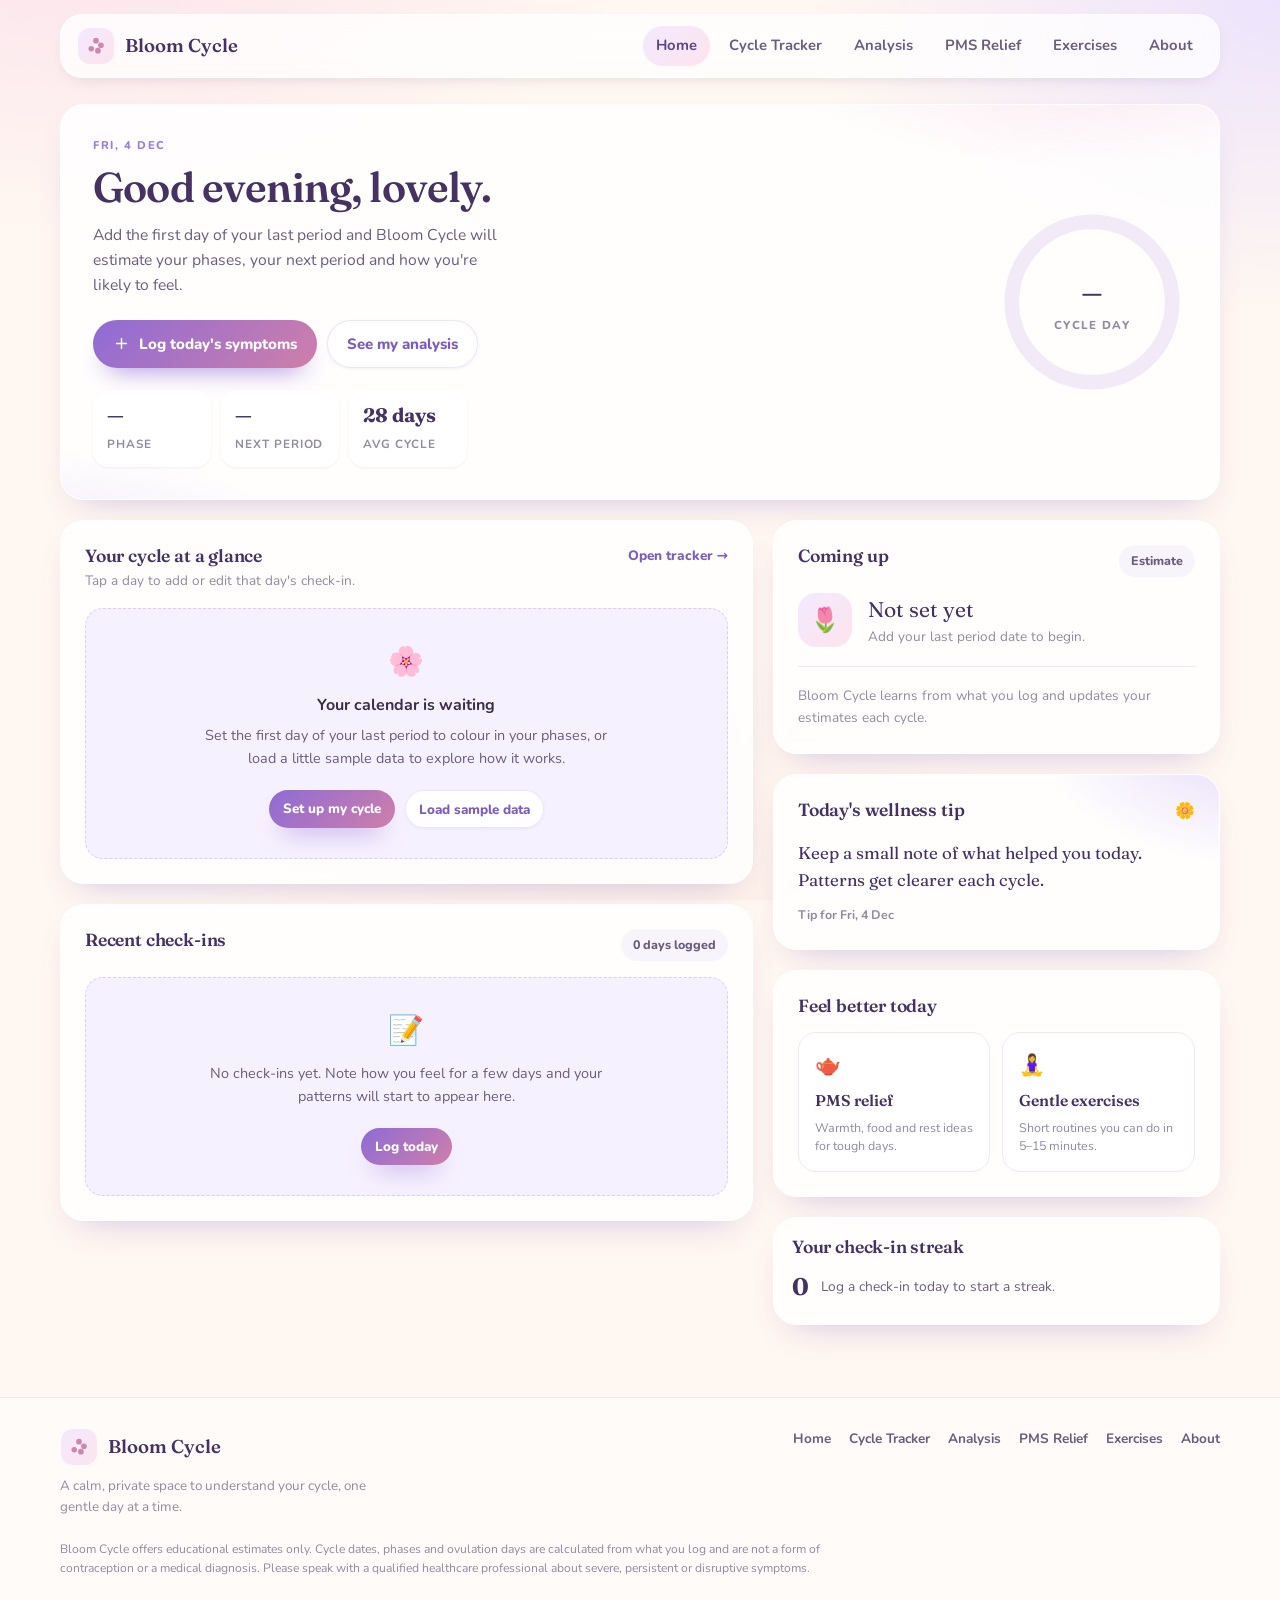
<file: index.html>
<!DOCTYPE html>
<html lang="en">
  <head>
    <meta charset="UTF-8" />
    <meta name="viewport" content="width=device-width, initial-scale=1.0" />
    <title>Bloom Cycle — a gentle menstrual cycle tracker</title>
    <meta
      name="description"
      content="Bloom Cycle is a calm, private cycle tracker: log symptoms, understand your phases and find gentle relief for PMS."
    />
    <link
      rel="icon"
      href="data:image/svg+xml,%3Csvg xmlns='http://www.w3.org/2000/svg' viewBox='0 0 24 24'%3E%3Ccircle cx='12' cy='12' r='12' fill='%23fbe2ec'/%3E%3Ccircle cx='12' cy='8' r='3.4' fill='%23de7fa4'/%3E%3Ccircle cx='16.2' cy='13' r='3.4' fill='%23b79bec'/%3E%3Ccircle cx='7.8' cy='13' r='3.4' fill='%23f0a8c4'/%3E%3C/svg%3E"
    />
    <link rel="preconnect" href="https://fonts.googleapis.com" />
    <link rel="preconnect" href="https://fonts.gstatic.com" crossorigin />
    <link
      href="https://fonts.googleapis.com/css2?family=Fraunces:opsz,wght@9..144,400..600&family=Nunito:wght@400;600;700;800&display=swap"
      rel="stylesheet"
    />
    <link rel="stylesheet" href="css/styles.css" />
    <link rel="stylesheet" href="css/pages.css" />
  </head>

  <body data-page="home">
    <a class="sr-only" href="#main">Skip to content</a>
    <header class="site-header" data-nav></header>

    <main class="app-main container" id="main">
      <div class="dash">
        <!-- ------------------------------ Hero ------------------------------ -->
        <section class="card hero dash-hero" aria-labelledby="greeting">
          <div class="hero-copy">
            <p class="eyebrow" id="todayLabel">Today</p>
            <h1 class="hero-title" id="greeting">Hello, lovely.</h1>
            <p class="hero-sub" id="heroSub">
              Let's take a gentle look at where you are in your cycle today.
            </p>

            <div class="hero-actions">
              <a class="btn btn-primary" id="logButton" href="tracker.html">
                <svg viewBox="0 0 24 24" fill="none" stroke="currentColor" stroke-width="2" stroke-linecap="round" aria-hidden="true">
                  <path d="M12 5v14M5 12h14" />
                </svg>
                Log today's symptoms
              </a>
              <a class="btn btn-soft" href="analysis.html">See my analysis</a>
            </div>

            <div class="hero-stats">
              <div class="hero-stat">
                <b id="statPhase">—</b>
                <span>Phase</span>
              </div>
              <div class="hero-stat">
                <b id="statNext">—</b>
                <span>Next period</span>
              </div>
              <div class="hero-stat">
                <b id="statAvg">—</b>
                <span>Avg cycle</span>
              </div>
            </div>
          </div>

          <div class="ring-block">
            <svg class="ring" viewBox="0 0 180 180" role="img" aria-labelledby="ringTitle">
              <title id="ringTitle">Cycle day progress</title>
              <defs>
                <linearGradient id="ringGrad" x1="0" y1="0" x2="1" y2="1">
                  <stop offset="0%" stop-color="#9b7be0" />
                  <stop offset="100%" stop-color="#e58aac" />
                </linearGradient>
              </defs>
              <circle class="ring-track" cx="90" cy="90" r="76" />
              <circle
                class="ring-progress"
                cx="90"
                cy="90"
                r="76"
                stroke-dasharray="477.5"
                stroke-dashoffset="477.5"
              />
            </svg>
            <div class="ring-center">
              <span class="ring-day" id="ringDay">–</span>
              <span class="ring-label">cycle day</span>
            </div>
          </div>
        </section>

        <!-- --------------------------- Left column -------------------------- -->
        <div class="dash-col">
          <section class="card" aria-labelledby="calendarTitle">
            <div class="card-head">
              <div>
                <h2 class="card-title" id="calendarTitle">Your cycle at a glance</h2>
                <p class="card-sub">Tap a day to add or edit that day's check-in.</p>
              </div>
              <a class="inline-link" href="tracker.html">Open tracker →</a>
            </div>
            <div id="homeCalendar"></div>
          </section>

          <section class="card" aria-labelledby="recentTitle">
            <div class="card-head">
              <h2 class="card-title" id="recentTitle">Recent check-ins</h2>
              <span class="badge badge-soft" id="logCount">0 days logged</span>
            </div>
            <div id="recentLogs"></div>
          </section>
        </div>

        <!-- --------------------------- Right column ------------------------- -->
        <div class="dash-col">
          <section class="card" aria-labelledby="nextTitle">
            <div class="card-head">
              <h2 class="card-title" id="nextTitle">Coming up</h2>
              <span class="badge badge-soft">Estimate</span>
            </div>
            <div class="next-period">
              <span class="next-period-icon" id="nextEmoji">🌷</span>
              <div>
                <div class="next-period-value" id="nextDate">Not set yet</div>
                <p class="small muted" id="nextIn">Add your last period date to begin.</p>
              </div>
            </div>
            <hr class="divider" />
            <p class="small muted" id="phaseNote">
              Bloom Cycle learns from what you log and updates your estimates each cycle.
            </p>
          </section>

          <section class="card tip-card" aria-labelledby="tipTitle">
            <div class="card-head">
              <h2 class="card-title" id="tipTitle">Today's wellness tip</h2>
              <span aria-hidden="true">🌼</span>
            </div>
            <p class="tip-text" id="tipText">Small, kind habits add up.</p>
            <p class="tip-meta" id="tipMeta">A new tip appears each day</p>
          </section>

          <section class="card" aria-labelledby="quickTitle">
            <div class="card-head">
              <h2 class="card-title" id="quickTitle">Feel better today</h2>
            </div>
            <div class="mini-links">
              <a class="mini-link" href="pms-relief.html">
                <span class="mini-emoji" aria-hidden="true">🫖</span>
                <b>PMS relief</b>
                <small>Warmth, food and rest ideas for tough days.</small>
              </a>
              <a class="mini-link" href="exercises.html">
                <span class="mini-emoji" aria-hidden="true">🧘‍♀️</span>
                <b>Gentle exercises</b>
                <small>Short routines you can do in 5–15 minutes.</small>
              </a>
            </div>
          </section>

          <section class="card card-tight" aria-labelledby="streakTitle">
            <div class="card-head" style="margin-bottom: 10px">
              <h2 class="card-title" id="streakTitle">Your check-in streak</h2>
            </div>
            <div class="streak">
              <strong id="streakValue">0</strong>
              <span id="streakText">Log a check-in today to start a streak.</span>
            </div>
          </section>
        </div>
      </div>
    </main>

    <footer class="site-footer" data-footer></footer>

    <script src="js/data.js"></script>
    <script src="js/cycle.js"></script>
    <script src="js/store.js"></script>
    <script src="js/ui.js"></script>
    <script src="js/home.js"></script>
  </body>
</html>
</file>
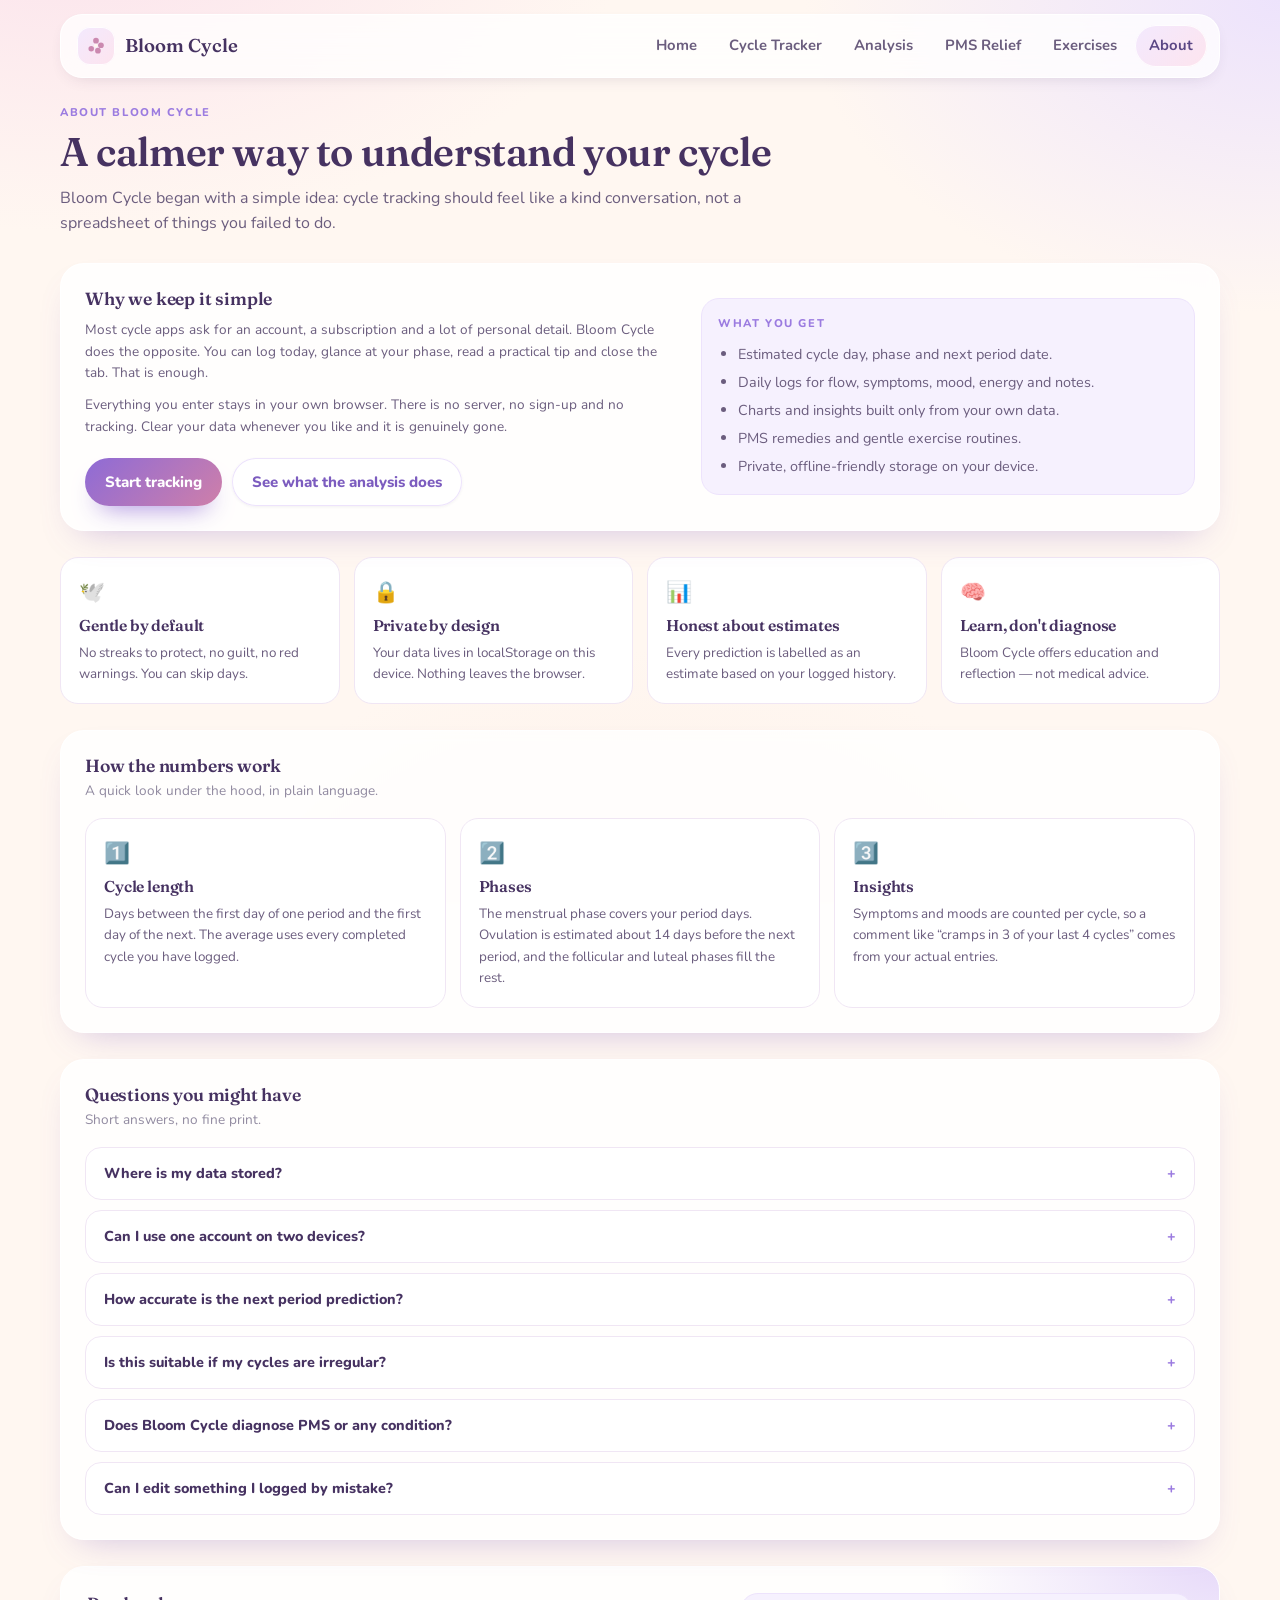
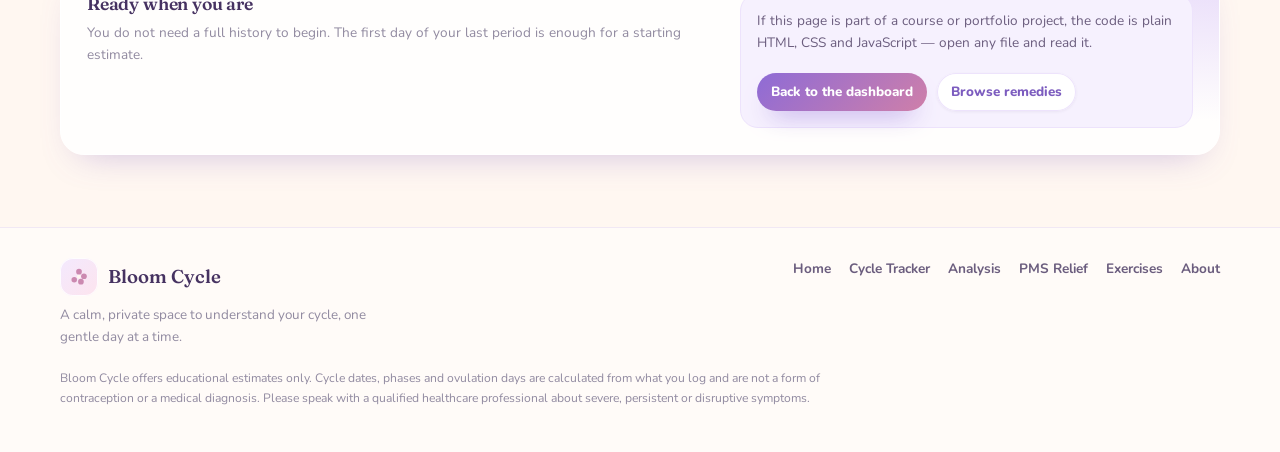
<file: about.html>
<!DOCTYPE html>
<html lang="en">
  <head>
    <meta charset="UTF-8" />
    <meta name="viewport" content="width=device-width, initial-scale=1.0" />
    <title>About — Bloom Cycle</title>
    <meta
      name="description"
      content="Bloom Cycle is a beginner-friendly, privacy-first menstrual cycle tracker built with plain HTML, CSS and JavaScript."
    />
    <link rel="icon" href="data:image/svg+xml,%3Csvg xmlns='http://www.w3.org/2000/svg' viewBox='0 0 24 24'%3E%3Ccircle cx='12' cy='12' r='12' fill='%23fbe2ec'/%3E%3Ccircle cx='12' cy='8' r='3.4' fill='%23de7fa4'/%3E%3Ccircle cx='16.2' cy='13' r='3.4' fill='%23b79bec'/%3E%3Ccircle cx='7.8' cy='13' r='3.4' fill='%23f0a8c4'/%3E%3C/svg%3E" />
    <link rel="preconnect" href="https://fonts.googleapis.com" />
    <link rel="preconnect" href="https://fonts.gstatic.com" crossorigin />
    <link href="https://fonts.googleapis.com/css2?family=Fraunces:opsz,wght@9..144,400..600&family=Nunito:wght@400;600;700;800&display=swap" rel="stylesheet" />
    <link rel="stylesheet" href="css/styles.css" />
    <link rel="stylesheet" href="css/pages.css" />
  </head>

  <body data-page="about">
    <a class="sr-only" href="#main">Skip to content</a>
    <header class="site-header" data-nav></header>

    <main class="app-main container" id="main">
      <header class="page-head">
        <p class="eyebrow">About Bloom Cycle</p>
        <h1>A calmer way to understand your cycle</h1>
        <p class="page-sub">
          Bloom Cycle began with a simple idea: cycle tracking should feel like a kind
          conversation, not a spreadsheet of things you failed to do.
        </p>
      </header>

      <section class="card about-hero">
        <div>
          <h2 class="card-title">Why we keep it simple</h2>
          <p class="small" style="margin-top: 10px; color: var(--ink-soft)">
            Most cycle apps ask for an account, a subscription and a lot of personal detail.
            Bloom Cycle does the opposite. You can log today, glance at your phase, read a
            practical tip and close the tab. That is enough.
          </p>
          <p class="small" style="margin-top: 10px; color: var(--ink-soft)">
            Everything you enter stays in your own browser. There is no server, no sign-up and
            no tracking. Clear your data whenever you like and it is genuinely gone.
          </p>
          <div class="btn-row">
            <a class="btn btn-primary" href="tracker.html">Start tracking</a>
            <a class="btn btn-soft" href="analysis.html">See what the analysis does</a>
          </div>
        </div>

        <div class="soft-panel">
          <p class="eyebrow">What you get</p>
          <ul class="remedy-block" style="margin-top: 10px; font-size: 0.9rem; color: var(--ink-soft)">
            <li>Estimated cycle day, phase and next period date.</li>
            <li>Daily logs for flow, symptoms, mood, energy and notes.</li>
            <li>Charts and insights built only from your own data.</li>
            <li>PMS remedies and gentle exercise routines.</li>
            <li>Private, offline-friendly storage on your device.</li>
          </ul>
        </div>
      </section>

      <!-- ------------------------------ Values ------------------------------ -->
      <section class="section-gap">
        <div class="value-grid">
          <div class="value-card">
            <span class="value-emoji" aria-hidden="true">🕊️</span>
            <h3>Gentle by default</h3>
            <p>No streaks to protect, no guilt, no red warnings. You can skip days.</p>
          </div>
          <div class="value-card">
            <span class="value-emoji" aria-hidden="true">🔒</span>
            <h3>Private by design</h3>
            <p>Your data lives in localStorage on this device. Nothing leaves the browser.</p>
          </div>
          <div class="value-card">
            <span class="value-emoji" aria-hidden="true">📊</span>
            <h3>Honest about estimates</h3>
            <p>Every prediction is labelled as an estimate based on your logged history.</p>
          </div>
          <div class="value-card">
            <span class="value-emoji" aria-hidden="true">🧠</span>
            <h3>Learn, don't diagnose</h3>
            <p>Bloom Cycle offers education and reflection — not medical advice.</p>
          </div>
        </div>
      </section>

      <!-- ---------------------------- How it works -------------------------- -->
      <section class="card section-gap">
        <div class="card-head">
          <div>
            <h2 class="card-title">How the numbers work</h2>
            <p class="card-sub">A quick look under the hood, in plain language.</p>
          </div>
        </div>
        <div class="value-grid">
          <div class="value-card">
            <span class="value-emoji" aria-hidden="true">1️⃣</span>
            <h3>Cycle length</h3>
            <p>
              Days between the first day of one period and the first day of the next. The
              average uses every completed cycle you have logged.
            </p>
          </div>
          <div class="value-card">
            <span class="value-emoji" aria-hidden="true">2️⃣</span>
            <h3>Phases</h3>
            <p>
              The menstrual phase covers your period days. Ovulation is estimated about 14 days
              before the next period, and the follicular and luteal phases fill the rest.
            </p>
          </div>
          <div class="value-card">
            <span class="value-emoji" aria-hidden="true">3️⃣</span>
            <h3>Insights</h3>
            <p>
              Symptoms and moods are counted per cycle, so a comment like “cramps in 3 of your
              last 4 cycles” comes from your actual entries.
            </p>
          </div>
        </div>
      </section>

      <!-- -------------------------------- FAQ ------------------------------- -->
      <section class="card section-gap">
        <div class="card-head">
          <div>
            <h2 class="card-title">Questions you might have</h2>
            <p class="card-sub">Short answers, no fine print.</p>
          </div>
        </div>
        <div class="faq">
          <details>
            <summary>Where is my data stored?</summary>
            <p>
              In your browser's localStorage under the key <code>bloomcycle.v1</code>. It stays
              after a refresh and is removed if you clear site data or press “Clear all data” in
              the tracker.
            </p>
          </details>
          <details>
            <summary>Can I use one account on two devices?</summary>
            <p>
              Not currently. Because nothing is uploaded, each browser keeps its own copy. This
              is the trade-off for having no account and no server.
            </p>
          </details>
          <details>
            <summary>How accurate is the next period prediction?</summary>
            <p>
              It is as accurate as your cycle is regular. It is an estimate calculated from your
              average cycle length — never a guarantee, and never a form of contraception.
            </p>
          </details>
          <details>
            <summary>Is this suitable if my cycles are irregular?</summary>
            <p>
              You can still track symptoms and moods, and the analysis will show the spread of
              your cycle lengths. If irregularity is new or worrying, please talk to a
              healthcare professional.
            </p>
          </details>
          <details>
            <summary>Does Bloom Cycle diagnose PMS or any condition?</summary>
            <p>
              No. It offers general education about self-care and helps you notice patterns. It
              cannot diagnose anything and does not replace professional care.
            </p>
          </details>
          <details>
            <summary>Can I edit something I logged by mistake?</summary>
            <p>
              Yes. Open the tracker, pick that date from the list or the calendar, change the
              details and save — or delete the entry entirely.
            </p>
          </details>
        </div>
      </section>

      <!-- ------------------------------- CTA -------------------------------- -->
      <section class="help-band">
        <div>
          <h2 class="card-title">Ready when you are</h2>
          <p class="small muted" style="margin-top: 8px">
            You do not need a full history to begin. The first day of your last period is enough
            for a starting estimate.
          </p>
        </div>
        <div class="soft-panel">
          <p class="small" style="color: var(--ink-soft)">
            If this page is part of a course or portfolio project, the code is plain HTML, CSS
            and JavaScript — open any file and read it.
          </p>
          <div class="btn-row">
            <a class="btn btn-primary btn-sm" href="index.html">Back to the dashboard</a>
            <a class="btn btn-soft btn-sm" href="pms-relief.html">Browse remedies</a>
          </div>
        </div>
      </section>
    </main>

    <footer class="site-footer" data-footer></footer>

    <script src="js/data.js"></script>
    <script src="js/cycle.js"></script>
    <script src="js/store.js"></script>
    <script src="js/ui.js"></script>
  </body>
</html>
</file>
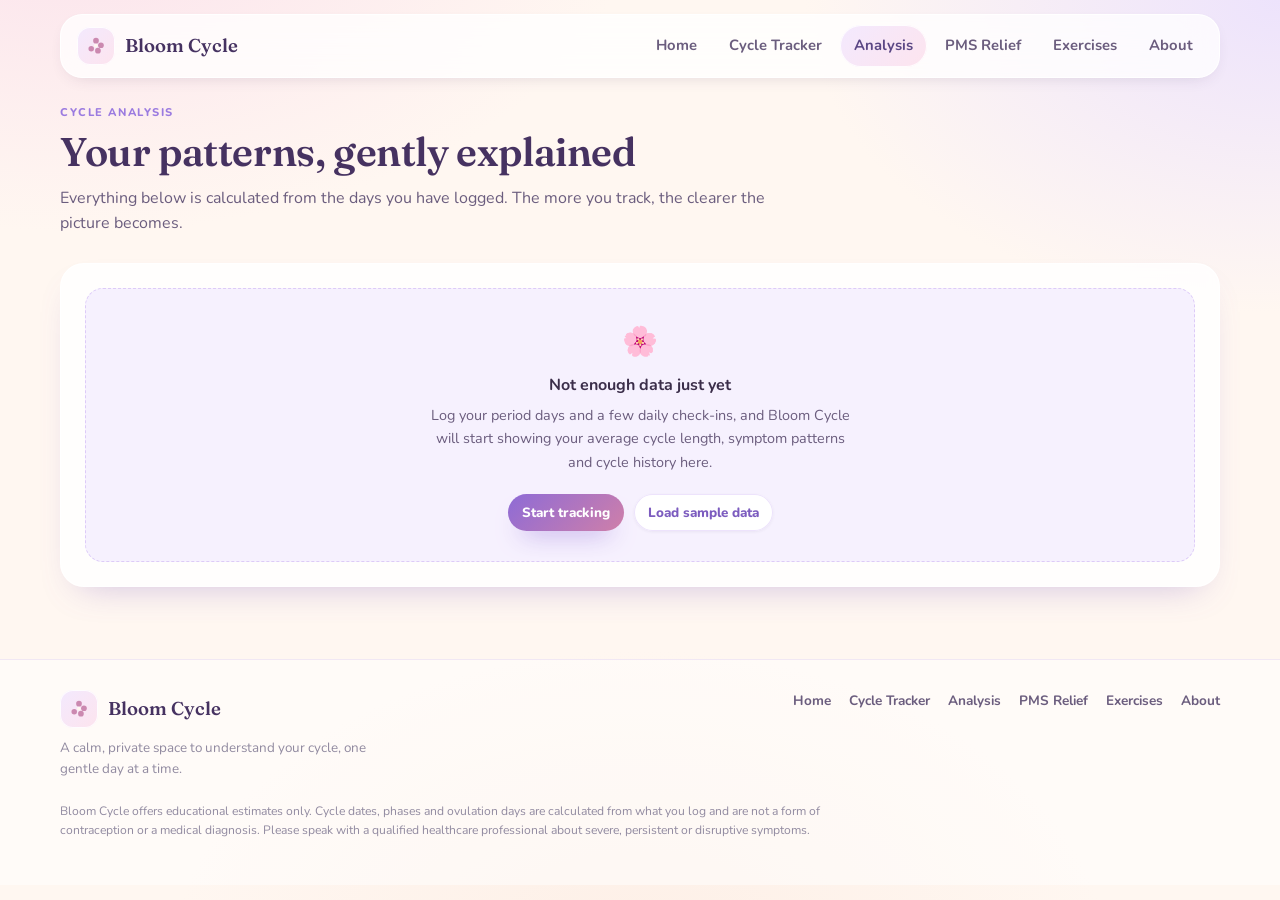
<file: analysis.html>
<!DOCTYPE html>
<html lang="en">
  <head>
    <meta charset="UTF-8" />
    <meta name="viewport" content="width=device-width, initial-scale=1.0" />
    <title>Cycle Analysis — Bloom Cycle</title>
    <meta
      name="description"
      content="See your average cycle length, symptom patterns, mood trends and cycle history, calculated from your own logs."
    />
    <link rel="icon" href="data:image/svg+xml,%3Csvg xmlns='http://www.w3.org/2000/svg' viewBox='0 0 24 24'%3E%3Ccircle cx='12' cy='12' r='12' fill='%23fbe2ec'/%3E%3Ccircle cx='12' cy='8' r='3.4' fill='%23de7fa4'/%3E%3Ccircle cx='16.2' cy='13' r='3.4' fill='%23b79bec'/%3E%3Ccircle cx='7.8' cy='13' r='3.4' fill='%23f0a8c4'/%3E%3C/svg%3E" />
    <link rel="preconnect" href="https://fonts.googleapis.com" />
    <link rel="preconnect" href="https://fonts.gstatic.com" crossorigin />
    <link href="https://fonts.googleapis.com/css2?family=Fraunces:opsz,wght@9..144,400..600&family=Nunito:wght@400;600;700;800&display=swap" rel="stylesheet" />
    <link rel="stylesheet" href="css/styles.css" />
    <link rel="stylesheet" href="css/pages.css" />
  </head>

  <body data-page="analysis">
    <a class="sr-only" href="#main">Skip to content</a>
    <header class="site-header" data-nav></header>

    <main class="app-main container" id="main">
      <header class="page-head">
        <p class="eyebrow">Cycle analysis</p>
        <h1>Your patterns, gently explained</h1>
        <p class="page-sub">
          Everything below is calculated from the days you have logged. The more you track, the
          clearer the picture becomes.
        </p>
      </header>

      <!-- Shown only when there is nothing to analyse yet. -->
      <section class="card hidden" id="emptyState">
        <div class="empty-state">
          <span class="empty-emoji">🌸</span>
          <strong>Not enough data just yet</strong>
          <p>
            Log your period days and a few daily check-ins, and Bloom Cycle will start showing
            your average cycle length, symptom patterns and cycle history here.
          </p>
          <div class="btn-row" style="justify-content: center">
            <a class="btn btn-primary btn-sm" href="tracker.html">Start tracking</a>
            <button class="btn btn-soft btn-sm" type="button" data-seed>Load sample data</button>
          </div>
        </div>
      </section>

      <div class="stack" id="analysisBody">
        <div class="disclaimer hidden" id="dataNotice">
          <span aria-hidden="true">🌱</span>
          <p id="dataNoticeText"></p>
        </div>

        <!-- ------------------------------ KPIs ------------------------------ -->
        <section class="kpi-row" aria-label="Cycle summary">
          <article class="kpi">
            <p class="kpi-label">Average cycle</p>
            <p class="kpi-value" id="kpiCycle">–</p>
            <p class="kpi-note" id="kpiCycleNote">—</p>
          </article>
          <article class="kpi">
            <p class="kpi-label">Average period</p>
            <p class="kpi-value" id="kpiPeriod">–</p>
            <p class="kpi-note" id="kpiPeriodNote">—</p>
          </article>
          <article class="kpi">
            <p class="kpi-label">Predicted next period</p>
            <p class="kpi-value" id="kpiNext">–</p>
            <p class="kpi-note" id="kpiNextNote">Estimate only</p>
          </article>
          <article class="kpi">
            <p class="kpi-label">Tracked</p>
            <p class="kpi-value" id="kpiTracked">–</p>
            <p class="kpi-note" id="kpiTrackedNote">—</p>
          </article>
        </section>

        <!-- --------------------- Chart + prediction ------------------------- -->
        <div class="grid-2">
          <section class="card" aria-labelledby="lengthTitle">
            <div class="card-head">
              <div>
                <h2 class="card-title" id="lengthTitle">Cycle lengths over time</h2>
                <p class="card-sub">Days between the first day of each period.</p>
              </div>
            </div>
            <div class="chart-wrap" id="lengthChart"></div>
            <p class="chart-caption" id="lengthCaption"></p>
          </section>

          <section class="card" aria-labelledby="predictionTitle">
            <div class="card-head">
              <div>
                <h2 class="card-title" id="predictionTitle">Next period estimate</h2>
                <p class="card-sub">A guide, never a guarantee.</p>
              </div>
              <span class="badge badge-soft">Estimate</span>
            </div>
            <div class="next-period">
              <span class="next-period-icon" aria-hidden="true">🌷</span>
              <div>
                <div class="next-period-value" id="predictionDate">–</div>
                <p class="small muted" id="predictionIn">–</p>
              </div>
            </div>
            <hr class="divider" />
            <ul class="insight-list" id="predictionNotes"></ul>
          </section>
        </div>

        <!-- -------------------- Symptoms and moods -------------------------- -->
        <div class="grid-2">
          <section class="card" aria-labelledby="symptomTitle">
            <div class="card-head">
              <div>
                <h2 class="card-title" id="symptomTitle">Frequently reported symptoms</h2>
                <p class="card-sub">How many logged days mentioned each one.</p>
              </div>
            </div>
            <div id="symptomChart"></div>
            <p class="chart-caption" id="symptomCaption"></p>
          </section>

          <section class="card" aria-labelledby="moodTitle">
            <div class="card-head">
              <div>
                <h2 class="card-title" id="moodTitle">Mood patterns</h2>
                <p class="card-sub">The moods you record most often.</p>
              </div>
            </div>
            <div id="moodChart"></div>
            <p class="chart-caption" id="moodCaption"></p>
          </section>
        </div>

        <!-- --------------------------- Insights ----------------------------- -->
        <section class="card" aria-labelledby="insightTitle">
          <div class="card-head">
            <div>
              <h2 class="card-title" id="insightTitle">What your data is telling you</h2>
              <p class="card-sub">Simple observations from your own check-ins.</p>
            </div>
          </div>
          <ul class="insight-list" id="insights"></ul>
        </section>

        <!-- ------------------------- Cycle history -------------------------- -->
        <section class="card" aria-labelledby="historyTitle">
          <div class="card-head">
            <div>
              <h2 class="card-title" id="historyTitle">Cycle history</h2>
              <p class="card-sub">Newest first. Dates are when you logged a period start.</p>
            </div>
            <a class="inline-link" href="tracker.html">Add a check-in →</a>
          </div>
          <ol class="timeline" id="timeline"></ol>
        </section>

        <div class="disclaimer">
          <span aria-hidden="true">💡</span>
          <p>
            <strong>Estimates, not guarantees.</strong> Bloom Cycle calculates your cycle length,
            phases and ovulation window from the dates you log, so they shift as your body does.
            This is not a contraceptive method and not a medical diagnosis. If your cycles are
            very irregular, very painful or your symptoms disrupt daily life, please speak with
            a qualified healthcare professional.
          </p>
        </div>
      </div>
    </main>

    <footer class="site-footer" data-footer></footer>

    <script src="js/data.js"></script>
    <script src="js/cycle.js"></script>
    <script src="js/store.js"></script>
    <script src="js/ui.js"></script>
    <script src="js/analysis.js"></script>
  </body>
</html>
</file>
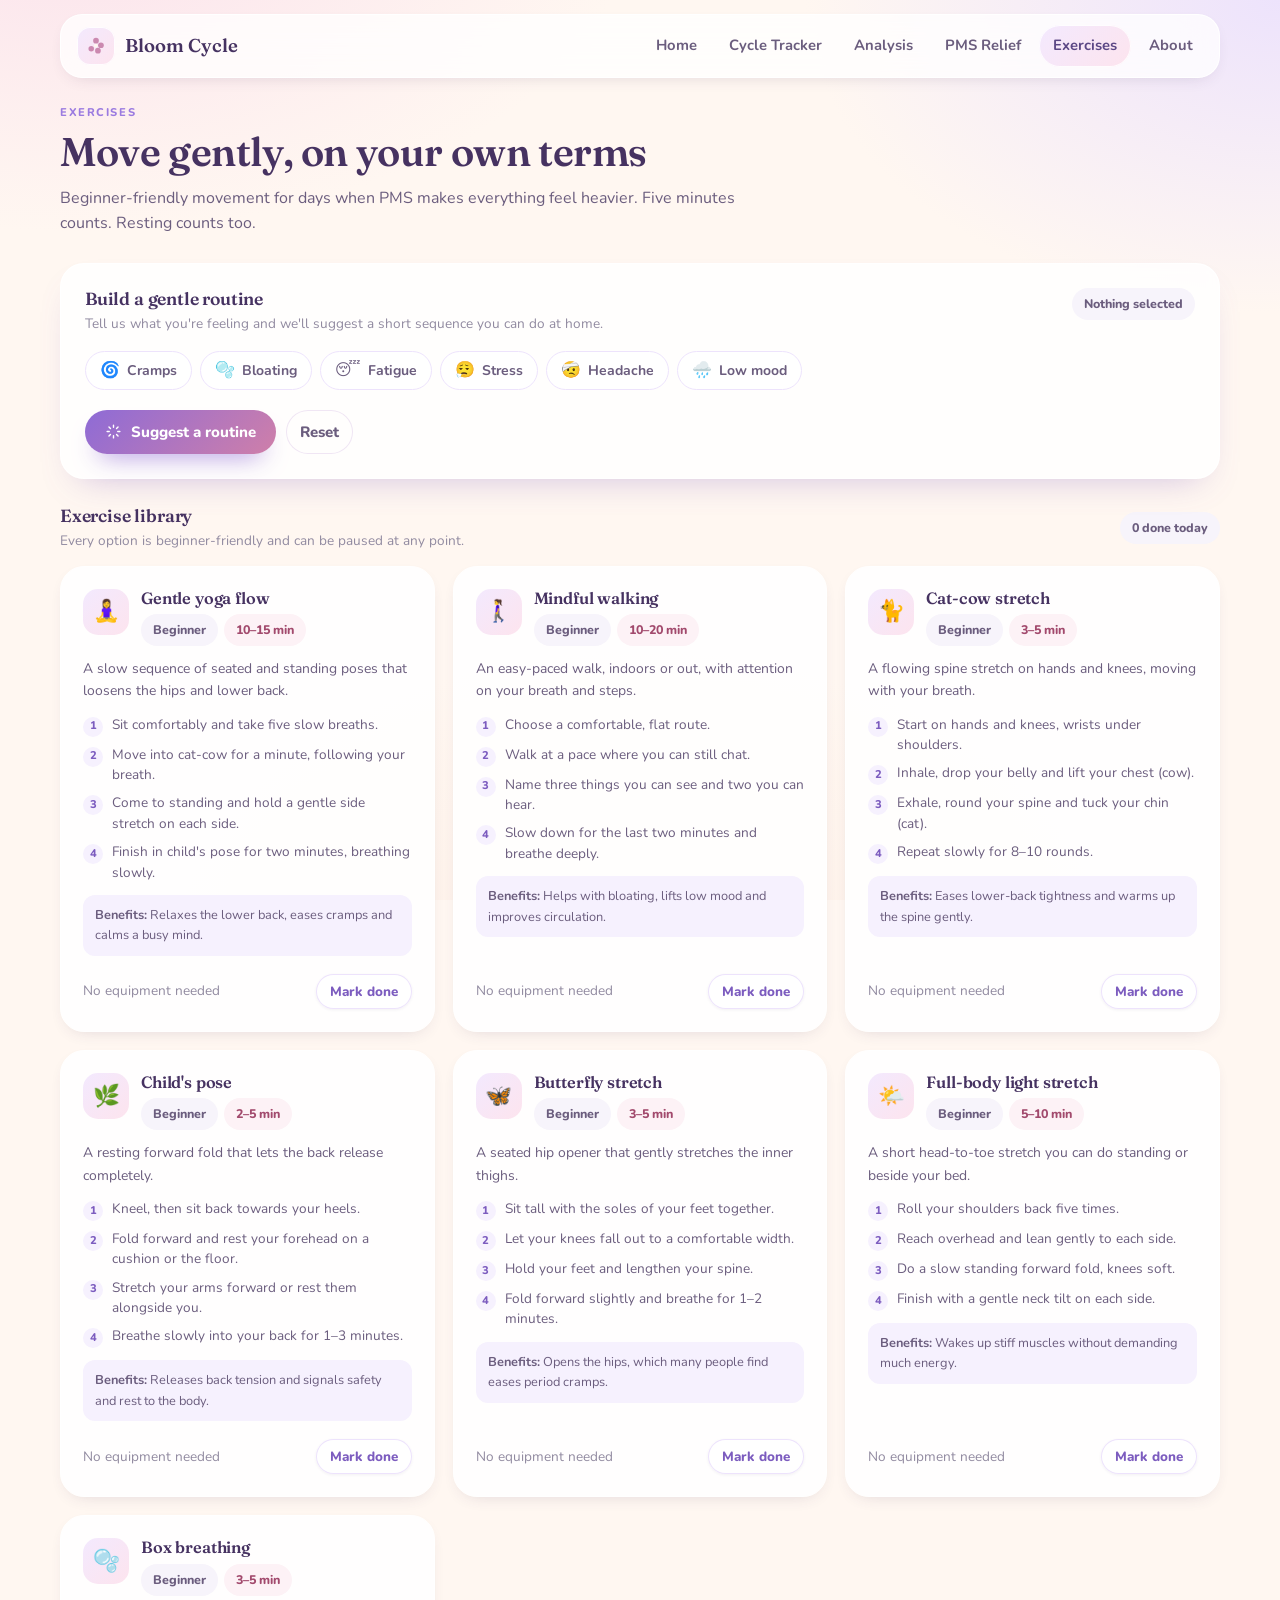
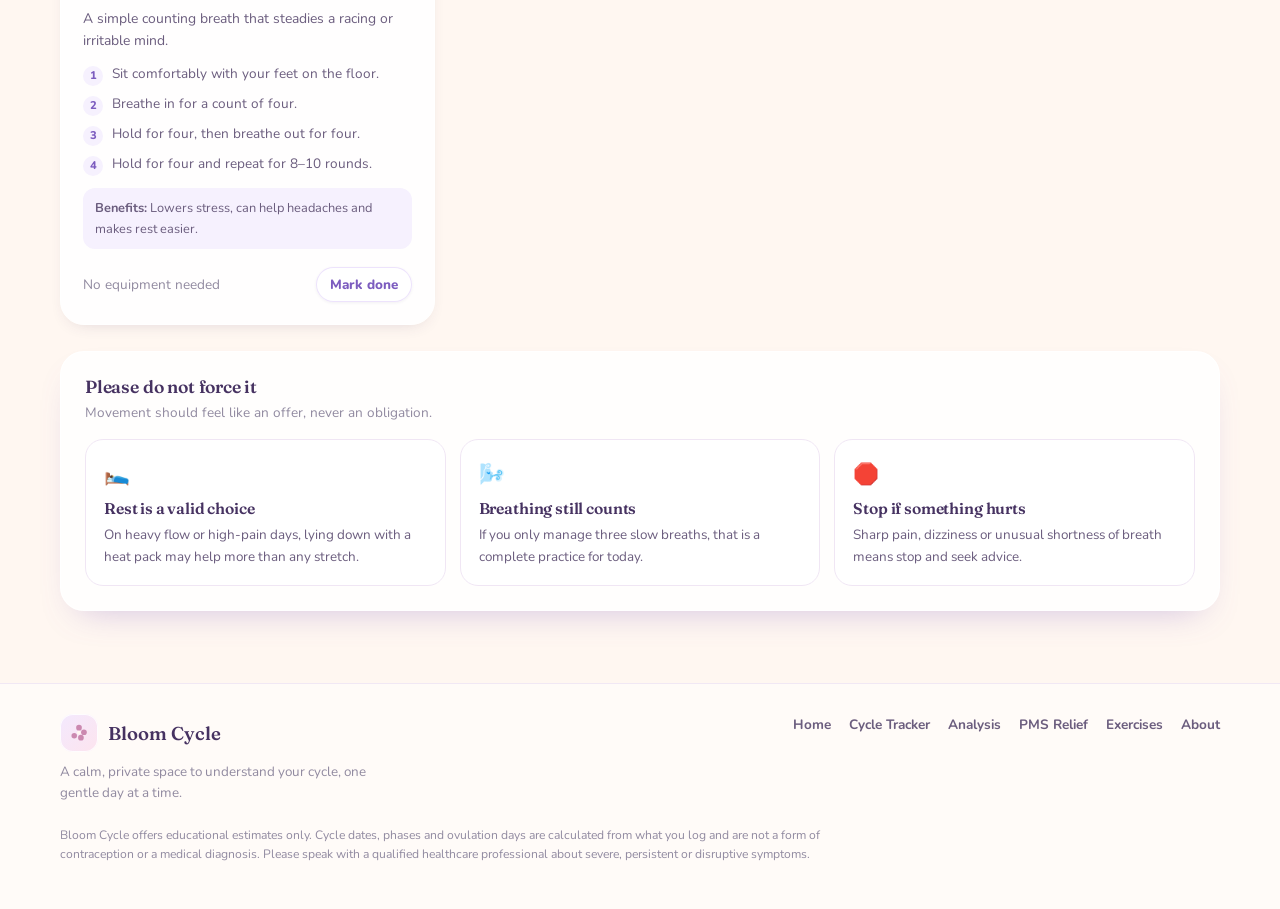
<file: exercises.html>
<!DOCTYPE html>
<html lang="en">
  <head>
    <meta charset="UTF-8" />
    <meta name="viewport" content="width=device-width, initial-scale=1.0" />
    <title>Exercises — Bloom Cycle</title>
    <meta
      name="description"
      content="Beginner-friendly yoga, stretching, walking and breathing routines for PMS relief, plus a routine generator based on how you feel."
    />
    <link rel="icon" href="data:image/svg+xml,%3Csvg xmlns='http://www.w3.org/2000/svg' viewBox='0 0 24 24'%3E%3Ccircle cx='12' cy='12' r='12' fill='%23fbe2ec'/%3E%3Ccircle cx='12' cy='8' r='3.4' fill='%23de7fa4'/%3E%3Ccircle cx='16.2' cy='13' r='3.4' fill='%23b79bec'/%3E%3Ccircle cx='7.8' cy='13' r='3.4' fill='%23f0a8c4'/%3E%3C/svg%3E" />
    <link rel="preconnect" href="https://fonts.googleapis.com" />
    <link rel="preconnect" href="https://fonts.gstatic.com" crossorigin />
    <link href="https://fonts.googleapis.com/css2?family=Fraunces:opsz,wght@9..144,400..600&family=Nunito:wght@400;600;700;800&display=swap" rel="stylesheet" />
    <link rel="stylesheet" href="css/styles.css" />
    <link rel="stylesheet" href="css/pages.css" />
  </head>

  <body data-page="exercises">
    <a class="sr-only" href="#main">Skip to content</a>
    <header class="site-header" data-nav></header>

    <main class="app-main container" id="main">
      <header class="page-head">
        <p class="eyebrow">Exercises</p>
        <h1>Move gently, on your own terms</h1>
        <p class="page-sub">
          Beginner-friendly movement for days when PMS makes everything feel heavier. Five minutes
          counts. Resting counts too.
        </p>
      </header>

      <!-- ------------------------- Routine generator ------------------------ -->
      <section class="card" aria-labelledby="generatorTitle">
        <div class="card-head">
          <div>
            <h2 class="card-title" id="generatorTitle">Build a gentle routine</h2>
            <p class="card-sub">
              Tell us what you're feeling and we'll suggest a short sequence you can do at home.
            </p>
          </div>
          <span class="badge badge-soft" id="selectedCount">Nothing selected</span>
        </div>

        <div id="generatorOptions" class="chip-grid" role="group" aria-label="How are you feeling today?"></div>

        <div class="btn-row">
          <button class="btn btn-primary" type="button" id="generateButton">
            <svg viewBox="0 0 24 24" fill="none" stroke="currentColor" stroke-width="2" stroke-linecap="round" aria-hidden="true">
              <path d="M12 3v3M12 18v3M3 12h3M18 12h3M5.6 5.6l2.1 2.1M16.3 16.3l2.1 2.1M18.4 5.6l-2.1 2.1M7.7 16.3l-2.1 2.1" />
            </svg>
            Suggest a routine
          </button>
          <button class="btn btn-ghost" type="button" id="resetGenerator">Reset</button>
        </div>

        <div id="routineResult" aria-live="polite"></div>
      </section>

      <!-- --------------------------- Exercise library ----------------------- -->
      <section class="section-gap">
        <div class="flex-between" style="margin-bottom: 14px">
          <div>
            <h2 class="card-title">Exercise library</h2>
            <p class="card-sub">Every option is beginner-friendly and can be paused at any point.</p>
          </div>
          <span class="badge badge-soft" id="doneBadge">0 done today</span>
        </div>
        <div class="ex-grid" id="exerciseGrid"></div>
      </section>

      <!-- ----------------------------- Safety note -------------------------- -->
      <section class="card section-gap">
        <div class="card-head">
          <div>
            <h2 class="card-title">Please do not force it</h2>
            <p class="card-sub">Movement should feel like an offer, never an obligation.</p>
          </div>
        </div>
        <div class="value-grid">
          <div class="value-card">
            <span class="value-emoji" aria-hidden="true">🛌</span>
            <h3>Rest is a valid choice</h3>
            <p>On heavy flow or high-pain days, lying down with a heat pack may help more than any stretch.</p>
          </div>
          <div class="value-card">
            <span class="value-emoji" aria-hidden="true">🌬️</span>
            <h3>Breathing still counts</h3>
            <p>If you only manage three slow breaths, that is a complete practice for today.</p>
          </div>
          <div class="value-card">
            <span class="value-emoji" aria-hidden="true">🛑</span>
            <h3>Stop if something hurts</h3>
            <p>Sharp pain, dizziness or unusual shortness of breath means stop and seek advice.</p>
          </div>
        </div>
      </section>
    </main>

    <footer class="site-footer" data-footer></footer>

    <script src="js/data.js"></script>
    <script src="js/cycle.js"></script>
    <script src="js/store.js"></script>
    <script src="js/ui.js"></script>
    <script src="js/exercises.js"></script>
  </body>
</html>
</file>
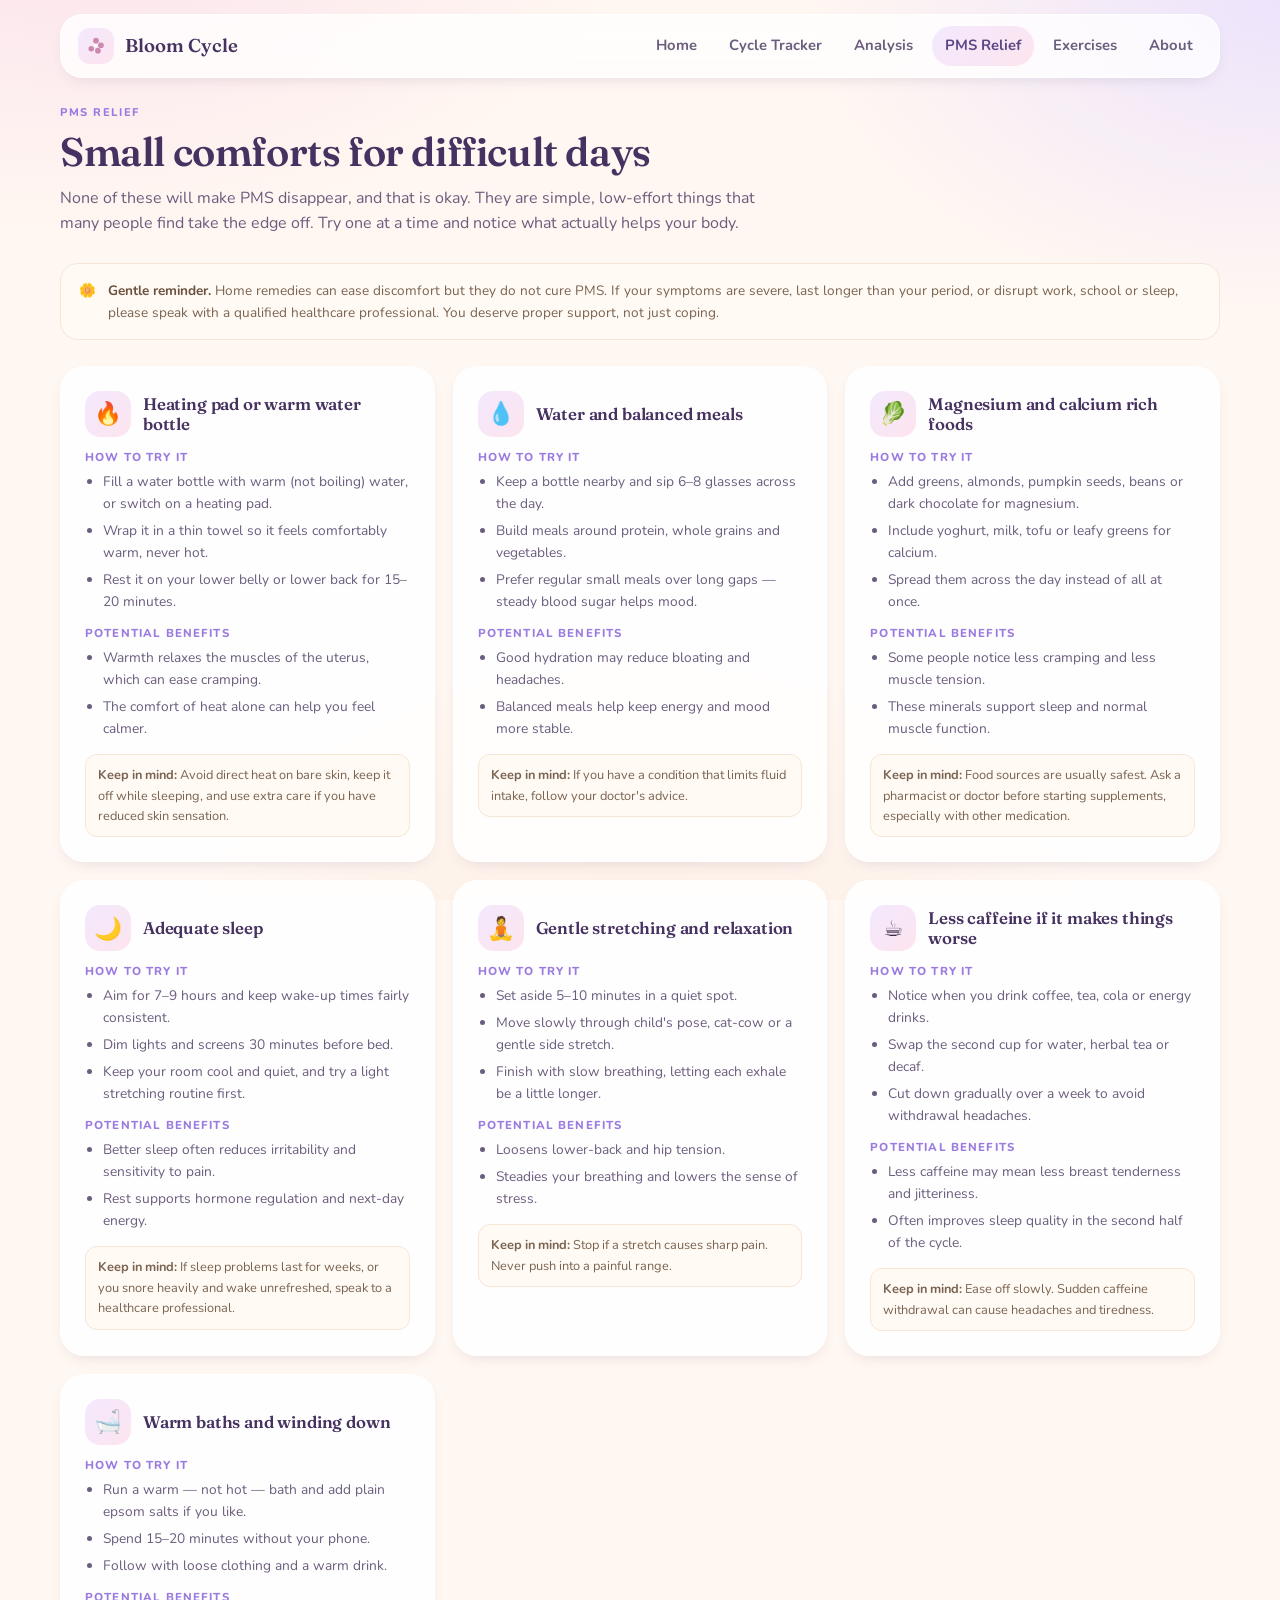
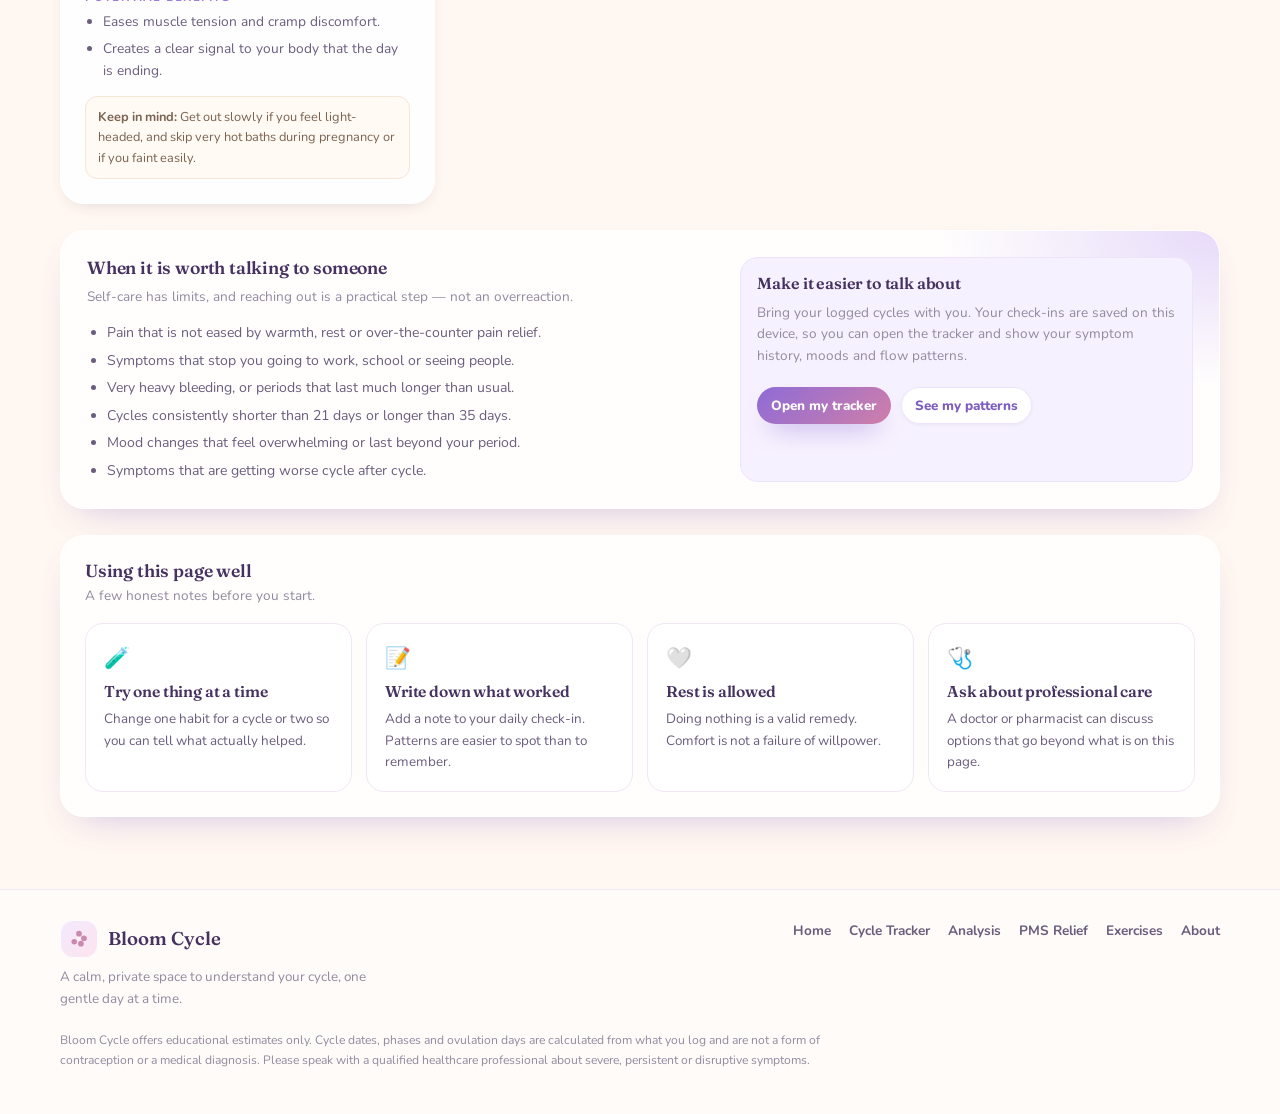
<file: pms-relief.html>
<!DOCTYPE html>
<html lang="en">
  <head>
    <meta charset="UTF-8" />
    <meta name="viewport" content="width=device-width, initial-scale=1.0" />
    <title>PMS Relief — Bloom Cycle</title>
    <meta
      name="description"
      content="Practical, gentle home remedies for PMS: warmth, hydration, magnesium-rich food, sleep, stretching and more."
    />
    <link rel="icon" href="data:image/svg+xml,%3Csvg xmlns='http://www.w3.org/2000/svg' viewBox='0 0 24 24'%3E%3Ccircle cx='12' cy='12' r='12' fill='%23fbe2ec'/%3E%3Ccircle cx='12' cy='8' r='3.4' fill='%23de7fa4'/%3E%3Ccircle cx='16.2' cy='13' r='3.4' fill='%23b79bec'/%3E%3Ccircle cx='7.8' cy='13' r='3.4' fill='%23f0a8c4'/%3E%3C/svg%3E" />
    <link rel="preconnect" href="https://fonts.googleapis.com" />
    <link rel="preconnect" href="https://fonts.gstatic.com" crossorigin />
    <link href="https://fonts.googleapis.com/css2?family=Fraunces:opsz,wght@9..144,400..600&family=Nunito:wght@400;600;700;800&display=swap" rel="stylesheet" />
    <link rel="stylesheet" href="css/styles.css" />
    <link rel="stylesheet" href="css/pages.css" />
  </head>

  <body data-page="relief">
    <a class="sr-only" href="#main">Skip to content</a>
    <header class="site-header" data-nav></header>

    <main class="app-main container" id="main">
      <header class="page-head">
        <p class="eyebrow">PMS relief</p>
        <h1>Small comforts for difficult days</h1>
        <p class="page-sub">
          None of these will make PMS disappear, and that is okay. They are simple, low-effort
          things that many people find take the edge off. Try one at a time and notice what
          actually helps your body.
        </p>
      </header>

      <div class="disclaimer">
        <span aria-hidden="true">🌼</span>
        <p>
          <strong>Gentle reminder.</strong> Home remedies can ease discomfort but they do not
          cure PMS. If your symptoms are severe, last longer than your period, or disrupt work,
          school or sleep, please speak with a qualified healthcare professional. You deserve
          proper support, not just coping.
        </p>
      </div>

      <!-- Remedy cards are generated from the list in js/data.js -->
      <section class="remedy-grid section-gap" id="remedyGrid" aria-label="PMS home remedies"></section>

      <!-- ------------------------- When to seek help ------------------------- -->
      <section class="help-band" aria-labelledby="helpTitle">
        <div>
          <h2 class="card-title" id="helpTitle">When it is worth talking to someone</h2>
          <p class="small muted" style="margin-top: 8px">
            Self-care has limits, and reaching out is a practical step — not an overreaction.
          </p>
          <ul class="remedy-block" style="margin-top: 14px; font-size: 0.88rem; color: var(--ink-soft)">
            <li>Pain that is not eased by warmth, rest or over-the-counter pain relief.</li>
            <li>Symptoms that stop you going to work, school or seeing people.</li>
            <li>Very heavy bleeding, or periods that last much longer than usual.</li>
            <li>Cycles consistently shorter than 21 days or longer than 35 days.</li>
            <li>Mood changes that feel overwhelming or last beyond your period.</li>
            <li>Symptoms that are getting worse cycle after cycle.</li>
          </ul>
        </div>
        <div class="soft-panel">
          <h3 class="card-title" style="font-size: 1rem">Make it easier to talk about</h3>
          <p class="small muted" style="margin-top: 8px">
            Bring your logged cycles with you. Your check-ins are saved on this device, so you
            can open the tracker and show your symptom history, moods and flow patterns.
          </p>
          <div class="btn-row">
            <a class="btn btn-primary btn-sm" href="tracker.html">Open my tracker</a>
            <a class="btn btn-soft btn-sm" href="analysis.html">See my patterns</a>
          </div>
        </div>
      </section>

      <!-- ------------------------------ How to use -------------------------- -->
      <section class="card section-gap">
        <div class="card-head">
          <div>
            <h2 class="card-title">Using this page well</h2>
            <p class="card-sub">A few honest notes before you start.</p>
          </div>
        </div>
        <div class="value-grid">
          <div class="value-card">
            <span class="value-emoji" aria-hidden="true">🧪</span>
            <h3>Try one thing at a time</h3>
            <p>Change one habit for a cycle or two so you can tell what actually helped.</p>
          </div>
          <div class="value-card">
            <span class="value-emoji" aria-hidden="true">📝</span>
            <h3>Write down what worked</h3>
            <p>Add a note to your daily check-in. Patterns are easier to spot than to remember.</p>
          </div>
          <div class="value-card">
            <span class="value-emoji" aria-hidden="true">🤍</span>
            <h3>Rest is allowed</h3>
            <p>Doing nothing is a valid remedy. Comfort is not a failure of willpower.</p>
          </div>
          <div class="value-card">
            <span class="value-emoji" aria-hidden="true">🩺</span>
            <h3>Ask about professional care</h3>
            <p>A doctor or pharmacist can discuss options that go beyond what is on this page.</p>
          </div>
        </div>
      </section>
    </main>

    <footer class="site-footer" data-footer></footer>

    <script src="js/data.js"></script>
    <script src="js/cycle.js"></script>
    <script src="js/store.js"></script>
    <script src="js/ui.js"></script>
    <script src="js/relief.js"></script>
  </body>
</html>
</file>
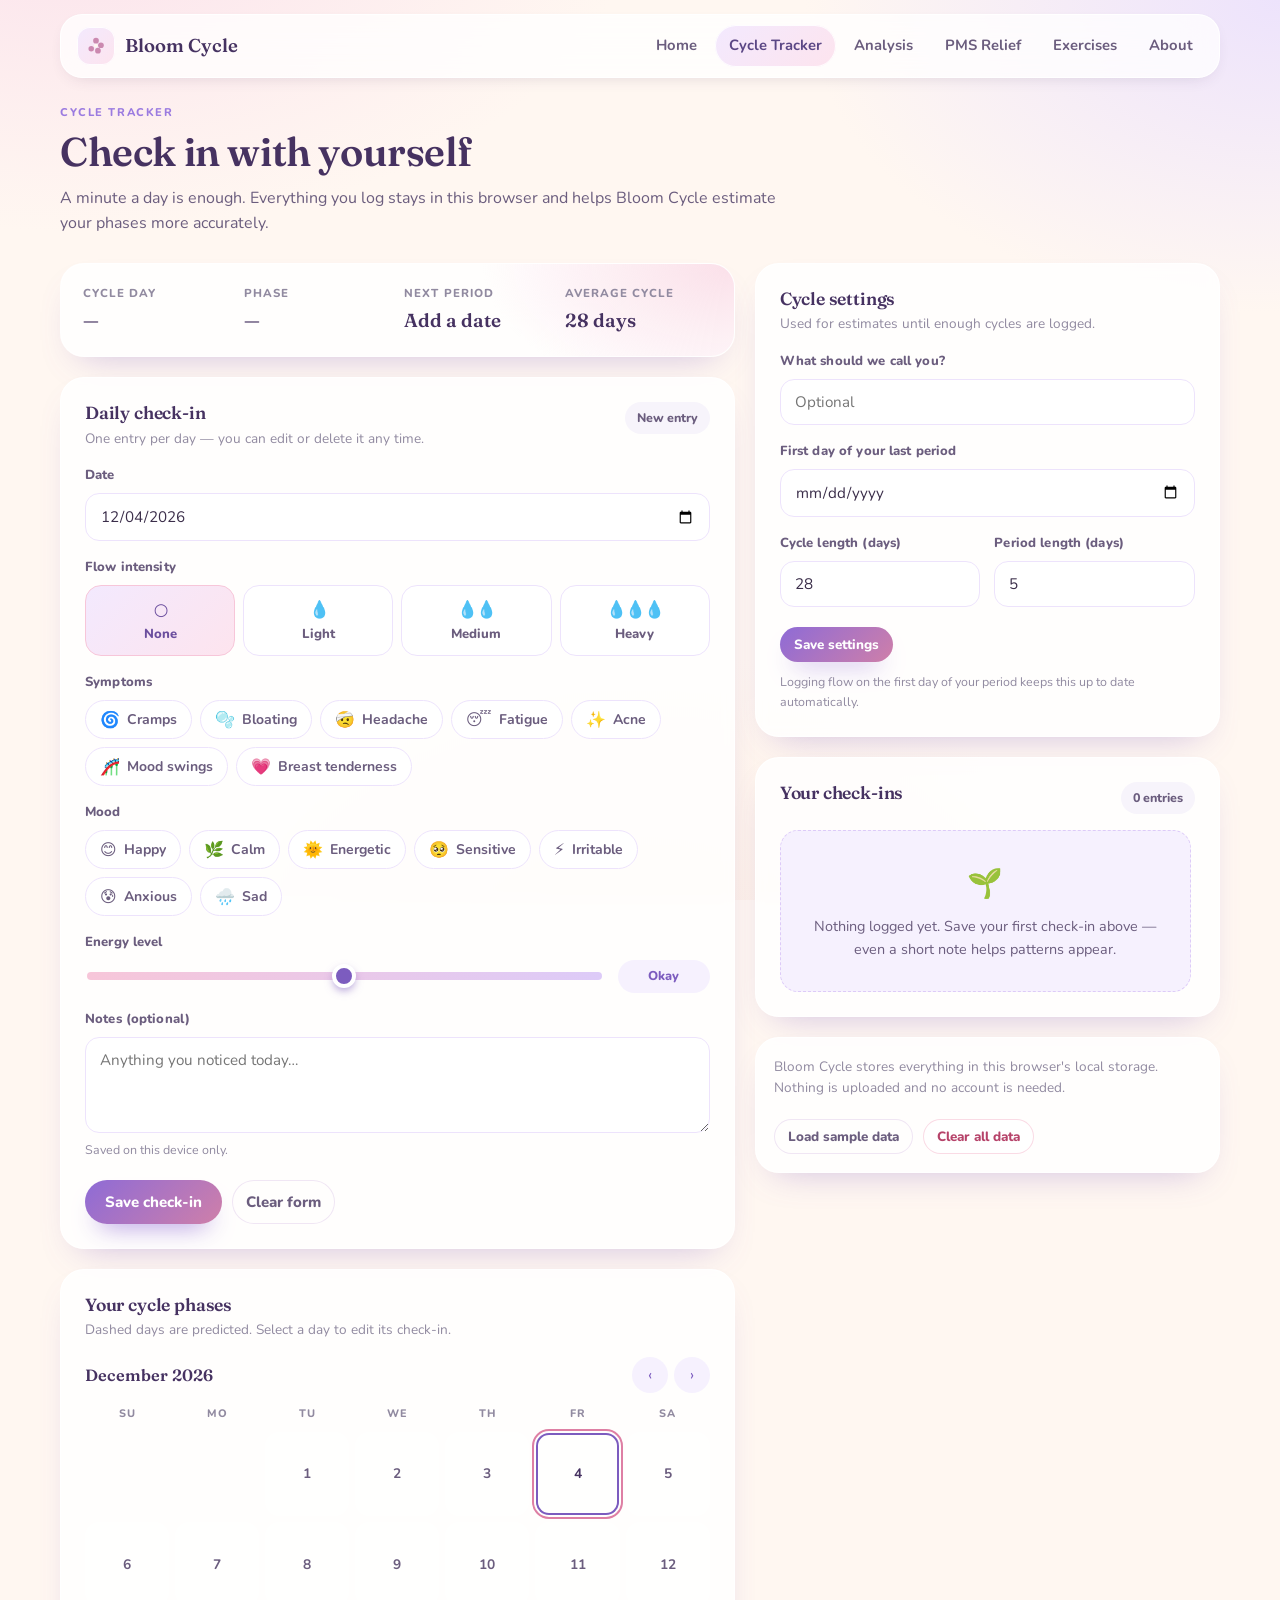
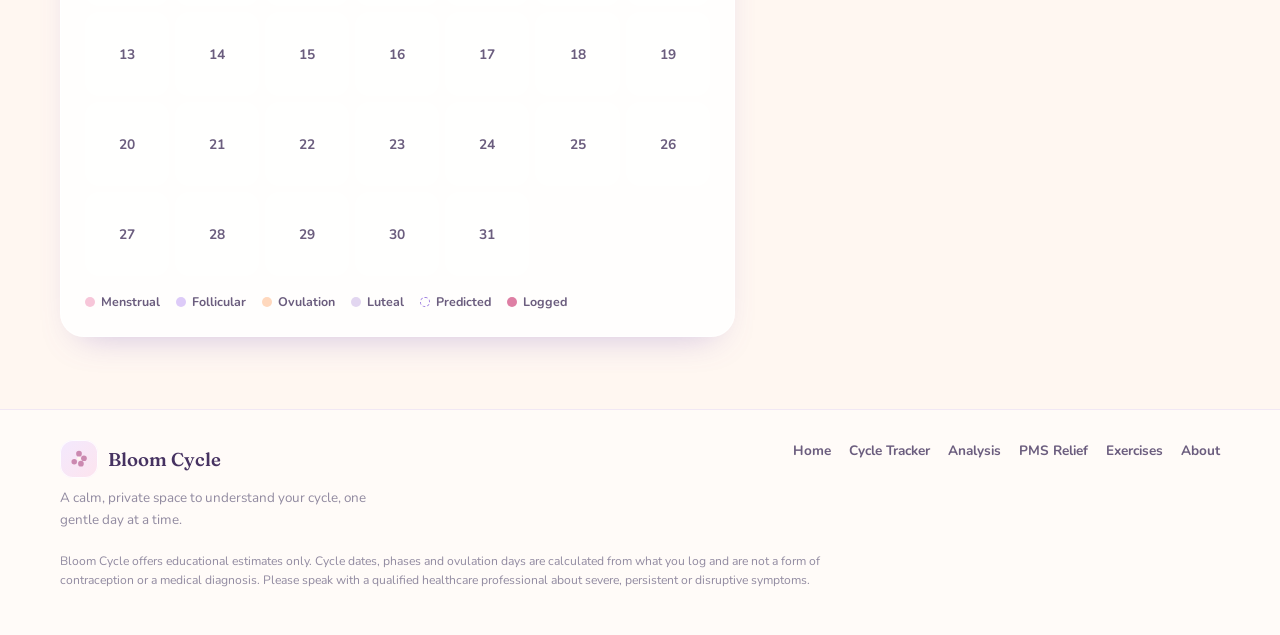
<file: tracker.html>
<!DOCTYPE html>
<html lang="en">
  <head>
    <meta charset="UTF-8" />
    <meta name="viewport" content="width=device-width, initial-scale=1.0" />
    <title>Cycle Tracker — Bloom Cycle</title>
    <meta
      name="description"
      content="Log your flow, symptoms, mood and energy, and watch your cycle phases take shape."
    />
    <link rel="icon" href="data:image/svg+xml,%3Csvg xmlns='http://www.w3.org/2000/svg' viewBox='0 0 24 24'%3E%3Ccircle cx='12' cy='12' r='12' fill='%23fbe2ec'/%3E%3Ccircle cx='12' cy='8' r='3.4' fill='%23de7fa4'/%3E%3Ccircle cx='16.2' cy='13' r='3.4' fill='%23b79bec'/%3E%3Ccircle cx='7.8' cy='13' r='3.4' fill='%23f0a8c4'/%3E%3C/svg%3E" />
    <link rel="preconnect" href="https://fonts.googleapis.com" />
    <link rel="preconnect" href="https://fonts.gstatic.com" crossorigin />
    <link href="https://fonts.googleapis.com/css2?family=Fraunces:opsz,wght@9..144,400..600&family=Nunito:wght@400;600;700;800&display=swap" rel="stylesheet" />
    <link rel="stylesheet" href="css/styles.css" />
    <link rel="stylesheet" href="css/pages.css" />
  </head>

  <body data-page="tracker">
    <a class="sr-only" href="#main">Skip to content</a>
    <header class="site-header" data-nav></header>

    <main class="app-main container" id="main">
      <header class="page-head">
        <p class="eyebrow">Cycle tracker</p>
        <h1>Check in with yourself</h1>
        <p class="page-sub">
          A minute a day is enough. Everything you log stays in this browser and helps Bloom
          Cycle estimate your phases more accurately.
        </p>
      </header>

      <div class="tracker-layout">
        <div class="tracker-main">
          <!-- Live summary of the cycle position. -->
          <section class="summary-strip" id="summary" aria-label="Current cycle summary"></section>

          <!-- ------------------------- Daily check-in ------------------------ -->
          <section class="card" id="logCard">
            <div class="card-head">
              <div>
                <h2 class="card-title">Daily check-in</h2>
                <p class="card-sub">One entry per day — you can edit or delete it any time.</p>
              </div>
              <span class="badge badge-soft" id="entryBadge">New entry</span>
            </div>

            <form id="logForm" novalidate>
              <div class="field">
                <label for="logDate">Date</label>
                <input type="date" id="logDate" name="date" required />
              </div>

              <div class="field">
                <span class="field-label" id="flowLabel">Flow intensity</span>
                <div class="flow-grid" id="flowOptions" role="group" aria-labelledby="flowLabel"></div>
              </div>

              <div class="field">
                <span class="field-label" id="symptomLabel">Symptoms</span>
                <div class="chip-grid" id="symptomOptions" role="group" aria-labelledby="symptomLabel"></div>
              </div>

              <div class="field">
                <span class="field-label" id="moodLabel">Mood</span>
                <div class="chip-grid" id="moodOptions" role="group" aria-labelledby="moodLabel"></div>
              </div>

              <div class="field">
                <label for="energyRange">Energy level</label>
                <div class="energy-row">
                  <input type="range" id="energyRange" min="1" max="5" step="1" value="3" />
                  <span class="energy-badge" id="energyBadge">Okay</span>
                </div>
              </div>

              <div class="field">
                <label for="notesInput">Notes (optional)</label>
                <textarea id="notesInput" maxlength="280" placeholder="Anything you noticed today…"></textarea>
                <span class="hint">Saved on this device only.</span>
              </div>

              <div class="btn-row">
                <button class="btn btn-primary" type="submit" id="saveButton">Save check-in</button>
                <button class="btn btn-ghost" type="button" id="clearButton">Clear form</button>
                <button class="btn btn-danger hidden" type="button" id="deleteButton">
                  Delete this day
                </button>
              </div>
            </form>
          </section>

          <!-- --------------------------- Phase calendar ---------------------- -->
          <section class="card">
            <div class="card-head">
              <div>
                <h2 class="card-title">Your cycle phases</h2>
                <p class="card-sub">
                  Dashed days are predicted. Select a day to edit its check-in.
                </p>
              </div>
            </div>
            <div id="trackerCalendar"></div>
          </section>
        </div>

        <!-- ------------------------------ Sidebar ----------------------------- -->
        <aside class="tracker-side">
          <section class="card">
            <div class="card-head">
              <div>
                <h2 class="card-title">Cycle settings</h2>
                <p class="card-sub">Used for estimates until enough cycles are logged.</p>
              </div>
            </div>

            <form id="profileForm" novalidate>
              <div class="field">
                <label for="nameInput">What should we call you?</label>
                <input type="text" id="nameInput" maxlength="24" placeholder="Optional" />
              </div>

              <div class="field">
                <label for="lastPeriod">First day of your last period</label>
                <input type="date" id="lastPeriod" />
              </div>

              <div class="field-row">
                <div class="field">
                  <label for="cycleLength">Cycle length (days)</label>
                  <input type="number" id="cycleLength" min="15" max="60" step="1" value="28" />
                </div>
                <div class="field">
                  <label for="periodDuration">Period length (days)</label>
                  <input type="number" id="periodDuration" min="1" max="12" step="1" value="5" />
                </div>
              </div>

              <div class="btn-row">
                <button class="btn btn-primary btn-sm" type="submit">Save settings</button>
              </div>
              <p class="hint" style="margin-top: 10px">
                Logging flow on the first day of your period keeps this up to date automatically.
              </p>
            </form>
          </section>

          <section class="card">
            <div class="card-head">
              <h2 class="card-title">Your check-ins</h2>
              <span class="badge badge-soft" id="entryCount">0 entries</span>
            </div>
            <div class="entry-list" id="entryList"></div>
          </section>

          <section class="card card-tight">
            <p class="small muted">
              Bloom Cycle stores everything in this browser's local storage. Nothing is uploaded
              and no account is needed.
            </p>
            <div class="btn-row">
              <button class="btn btn-ghost btn-sm" type="button" id="seedButton">
                Load sample data
              </button>
              <button class="btn btn-danger btn-sm" type="button" id="resetButton">
                Clear all data
              </button>
            </div>
          </section>
        </aside>
      </div>
    </main>

    <footer class="site-footer" data-footer></footer>

    <script src="js/data.js"></script>
    <script src="js/cycle.js"></script>
    <script src="js/store.js"></script>
    <script src="js/ui.js"></script>
    <script src="js/tracker.js"></script>
  </body>
</html>
</file>
<file: css/styles.css>
/* =====================================================================
   Bloom Cycle — shared design system
   1. Tokens      2. Reset/base   3. Layout     4. Header/nav
   5. Buttons     6. Cards        7. Badges     8. Forms
   9. Chips       10. Utilities   11. Footer    12. Responsive
   ===================================================================== */

/* ------------------------------ 1. Tokens --------------------------- */
:root {
  /* Pastel palette: pink, lavender, cream, soft purple */
  --cream: #fff7f1;
  --cream-deep: #fdefe6;
  --pink-50: #fdf2f6;
  --pink-100: #fbe2ec;
  --pink-200: #f7c6d9;
  --pink-300: #f0a8c4;
  --pink-500: #de7fa4;
  --lav-50: #f6f1fe;
  --lav-100: #ede3fc;
  --lav-200: #ddcbf8;
  --lav-400: #b79bec;
  --purple-500: #9b7be0;
  --purple-600: #7c5cbf;
  --purple-800: #463261;
  --ink: #3b2e4a;
  --ink-soft: #6b5d7e;
  --muted: #918aa0;
  --line: #f0e6f4;
  --white: #ffffff;

  /* Typography */
  --font-display: "Fraunces", "Iowan Old Style", Georgia, "Times New Roman", serif;
  --font-body: "Nunito", "Segoe UI", system-ui, -apple-system, sans-serif;

  /* Shape & depth */
  --radius-xl: 32px;
  --radius-lg: 24px;
  --radius: 18px;
  --radius-sm: 12px;
  --shadow-xs: 0 1px 3px rgba(70, 50, 97, 0.07);
  --shadow-sm: 0 6px 18px -10px rgba(70, 50, 97, 0.24);
  --shadow: 0 16px 36px -20px rgba(124, 92, 191, 0.42);
  --shadow-lg: 0 34px 70px -34px rgba(124, 92, 191, 0.55);

  --grad-brand: linear-gradient(135deg, #9b7be0, #de7fa4);
  --grad-soft: linear-gradient(135deg, #f3e9fe 0%, #fde4ee 100%);
}

/* ------------------------------ 2. Reset ---------------------------- */
*,
*::before,
*::after {
  box-sizing: border-box;
}

html {
  -webkit-text-size-adjust: 100%;
  scroll-behavior: smooth;
}

body {
  margin: 0;
  min-height: 100vh;
  font-family: var(--font-body);
  font-size: 16px;
  line-height: 1.6;
  color: var(--ink);
  background-color: var(--cream);
  background-image:
    radial-gradient(900px 520px at 6% -10%, #fbe2ec 0%, rgba(251, 226, 236, 0) 62%),
    radial-gradient(820px 540px at 100% 0%, #ede3fc 0%, rgba(237, 227, 252, 0) 58%),
    radial-gradient(760px 520px at 50% 108%, #fdefe6 0%, rgba(253, 239, 230, 0) 62%);
  background-attachment: fixed;
  -webkit-font-smoothing: antialiased;
}

h1,
h2,
h3,
h4 {
  font-family: var(--font-display);
  font-weight: 600;
  line-height: 1.2;
  color: var(--purple-800);
  margin: 0;
  letter-spacing: -0.01em;
}

p {
  margin: 0;
}

a {
  color: var(--purple-600);
  text-decoration: none;
}

img,
svg {
  max-width: 100%;
}

button,
input,
select,
textarea {
  font-family: inherit;
  font-size: inherit;
  color: inherit;
}

:focus-visible {
  outline: 3px solid rgba(183, 155, 236, 0.55);
  outline-offset: 2px;
}

::selection {
  background: var(--lav-200);
  color: var(--purple-800);
}

/* ------------------------------ 3. Layout --------------------------- */
.container {
  width: min(1160px, 100% - 40px);
  margin-inline: auto;
}

.app-main {
  padding-block: 26px 72px;
}

.page-head {
  margin-bottom: 26px;
  max-width: 720px;
}

.page-head h1 {
  font-size: clamp(1.8rem, 3.2vw, 2.5rem);
  margin-top: 6px;
}

.page-sub {
  margin-top: 10px;
  color: var(--ink-soft);
  font-size: 1rem;
}

.stack {
  display: flex;
  flex-direction: column;
  gap: 20px;
}

.grid-2 {
  display: grid;
  grid-template-columns: repeat(2, minmax(0, 1fr));
  gap: 20px;
  align-items: start;
}

.section-gap {
  margin-top: 26px;
}

/* -------------------------- 4. Header / nav ------------------------- */
.site-header {
  position: sticky;
  top: 0;
  z-index: 60;
  padding-top: 14px;
}

.nav {
  position: relative;
  display: flex;
  align-items: center;
  gap: 14px;
  padding: 10px 12px 10px 16px;
  border-radius: 22px;
  background: rgba(255, 255, 255, 0.76);
  border: 1px solid rgba(255, 255, 255, 0.9);
  box-shadow: var(--shadow-sm);
  -webkit-backdrop-filter: blur(16px);
  backdrop-filter: blur(16px);
}

.brand {
  display: inline-flex;
  align-items: center;
  gap: 10px;
  font-family: var(--font-display);
  font-size: 1.16rem;
  font-weight: 600;
  color: var(--purple-800);
  white-space: nowrap;
}

.brand-mark {
  display: grid;
  place-items: center;
  width: 38px;
  height: 38px;
  border-radius: 13px;
  background: var(--grad-soft);
  color: #c77fa9;
  box-shadow: inset 0 0 0 1px rgba(255, 255, 255, 0.9);
}

.brand-mark svg {
  width: 22px;
  height: 22px;
}

.nav-links {
  display: flex;
  align-items: center;
  gap: 4px;
  margin-left: auto;
}

.nav-link {
  padding: 9px 14px;
  border-radius: 999px;
  font-size: 0.925rem;
  font-weight: 700;
  color: var(--ink-soft);
  transition: background 0.18s ease, color 0.18s ease;
  white-space: nowrap;
}

.nav-link:hover {
  background: var(--pink-50);
  color: var(--purple-800);
}

.nav-link[aria-current="page"] {
  background: var(--grad-soft);
  color: #5b4785;
  box-shadow: inset 0 0 0 1px rgba(255, 255, 255, 0.9);
}

.nav-toggle {
  display: none;
  margin-left: auto;
  width: 42px;
  height: 42px;
  border: 0;
  border-radius: 14px;
  background: var(--lav-50);
  color: var(--purple-600);
  cursor: pointer;
  place-items: center;
}

.nav-toggle svg {
  width: 20px;
  height: 20px;
}

/* ----------------------------- 5. Buttons --------------------------- */
.btn {
  display: inline-flex;
  align-items: center;
  justify-content: center;
  gap: 9px;
  padding: 12px 20px;
  border: 0;
  border-radius: 999px;
  font-family: inherit;
  font-size: 0.94rem;
  font-weight: 800;
  text-decoration: none;
  cursor: pointer;
  transition: transform 0.18s ease, box-shadow 0.18s ease, background 0.18s ease;
}

.btn svg {
  width: 17px;
  height: 17px;
}

.btn-primary {
  color: #fff;
  background: linear-gradient(135deg, #8e6bd6, #cf7fa9);
  box-shadow: 0 14px 26px -14px rgba(142, 107, 214, 0.9);
}

.btn-primary:hover {
  transform: translateY(-2px);
  box-shadow: 0 20px 32px -16px rgba(142, 107, 214, 0.9);
}

.btn-soft {
  color: var(--purple-600);
  background: #fff;
  box-shadow: inset 0 0 0 1px var(--lav-100), var(--shadow-xs);
}

.btn-soft:hover {
  transform: translateY(-2px);
  box-shadow: inset 0 0 0 1px var(--lav-200), var(--shadow-sm);
}

.btn-ghost {
  padding: 10px 14px;
  color: var(--ink-soft);
  background: transparent;
  box-shadow: inset 0 0 0 1px var(--line);
}

.btn-ghost:hover {
  background: #fff;
  color: var(--purple-800);
}

.btn-danger {
  color: #b6436a;
  background: #fff;
  box-shadow: inset 0 0 0 1px #fadbe5;
}

.btn-danger:hover {
  background: #fdf2f6;
}

.btn-sm {
  padding: 8px 14px;
  font-size: 0.84rem;
}

.btn-icon {
  width: 36px;
  height: 36px;
  padding: 0;
  border: 0;
  border-radius: 50%;
  background: var(--lav-50);
  color: var(--purple-600);
  display: grid;
  place-items: center;
  cursor: pointer;
  transition: background 0.18s ease, transform 0.18s ease;
}

.btn-icon:hover {
  background: var(--lav-100);
  transform: translateY(-1px);
}

.btn-row {
  display: flex;
  flex-wrap: wrap;
  gap: 10px;
  margin-top: 20px;
}

/* ------------------------------ 6. Cards ---------------------------- */
.card {
  background: rgba(255, 255, 255, 0.82);
  border: 1px solid rgba(255, 255, 255, 0.95);
  border-radius: var(--radius-lg);
  padding: 24px;
  box-shadow: var(--shadow);
  -webkit-backdrop-filter: blur(6px);
  backdrop-filter: blur(6px);
}

.card-tight {
  padding: 18px;
}

.card-head {
  display: flex;
  align-items: flex-start;
  justify-content: space-between;
  gap: 12px;
  margin-bottom: 16px;
}

.card-title {
  font-size: 1.1rem;
  font-weight: 600;
}

.card-sub {
  margin-top: 4px;
  font-size: 0.85rem;
  color: var(--muted);
}

.eyebrow {
  text-transform: uppercase;
  letter-spacing: 0.14em;
  font-size: 0.7rem;
  font-weight: 800;
  color: var(--purple-500);
}

.soft-panel {
  padding: 16px;
  border-radius: var(--radius);
  background: var(--lav-50);
  border: 1px solid var(--lav-100);
}

.divider {
  height: 1px;
  margin: 18px 0;
  background: var(--line);
  border: 0;
}

/* ----------------------------- 7. Badges ---------------------------- */
.phase-pill,
.badge {
  display: inline-flex;
  align-items: center;
  gap: 6px;
  padding: 6px 12px;
  border-radius: 999px;
  font-size: 0.78rem;
  font-weight: 800;
  background: var(--lav-50);
  color: var(--purple-600);
  white-space: nowrap;
}

.badge-pink {
  background: var(--pink-50);
  color: #a24a6d;
}

.badge-soft {
  background: #f7f4fb;
  color: var(--ink-soft);
}

.phase-pill.tone-rose {
  background: #fde4ee;
  color: #9c4265;
}

.phase-pill.tone-violet {
  background: var(--lav-100);
  color: #5f4a93;
}

.phase-pill.tone-peach {
  background: #ffe9d8;
  color: #9a5e32;
}

.phase-pill.tone-lilac {
  background: #f3ecfa;
  color: #6b5d7e;
}

/* ------------------------------ 8. Forms ---------------------------- */
.field {
  display: flex;
  flex-direction: column;
  gap: 7px;
}

.field + .field {
  margin-top: 16px;
}

.field-row {
  display: grid;
  grid-template-columns: repeat(auto-fit, minmax(150px, 1fr));
  gap: 14px;
  margin-top: 16px;
}

.field label,
.field-label {
  font-size: 0.82rem;
  font-weight: 800;
  color: var(--ink-soft);
  letter-spacing: 0.01em;
}

input[type="date"],
input[type="number"],
input[type="text"],
select,
textarea {
  width: 100%;
  padding: 12px 14px;
  font-size: 0.95rem;
  color: var(--ink);
  background: #fff;
  border: 1px solid var(--lav-100);
  border-radius: 14px;
  transition: border-color 0.18s ease, box-shadow 0.18s ease;
}

input[type="date"]:hover,
input[type="number"]:hover,
input[type="text"]:hover,
select:hover,
textarea:hover {
  border-color: var(--lav-200);
}

input[type="date"]:focus,
input[type="number"]:focus,
input[type="text"]:focus,
select:focus,
textarea:focus {
  border-color: var(--lav-400);
  box-shadow: 0 0 0 4px rgba(183, 155, 236, 0.18);
  outline: none;
}

textarea {
  min-height: 96px;
  resize: vertical;
}

.hint {
  font-size: 0.78rem;
  color: var(--muted);
}

/* ------------------------------ 9. Chips ---------------------------- */
.chip-grid {
  display: flex;
  flex-wrap: wrap;
  gap: 8px;
}

.chip {
  display: inline-flex;
  align-items: center;
  gap: 7px;
  padding: 9px 14px;
  border: 1px solid var(--lav-100);
  border-radius: 999px;
  background: #fff;
  color: var(--ink-soft);
  font-family: inherit;
  font-size: 0.875rem;
  font-weight: 700;
  cursor: pointer;
  transition: transform 0.15s ease, border-color 0.15s ease, background 0.15s ease;
}

.chip:hover {
  border-color: var(--pink-200);
  transform: translateY(-1px);
}

.chip[aria-pressed="true"],
.chip.is-selected {
  background: var(--grad-soft);
  border-color: var(--pink-200);
  color: #6b4e9e;
  box-shadow: 0 8px 16px -12px rgba(142, 107, 214, 0.9);
}

.chip-emoji {
  font-size: 1rem;
  line-height: 1;
}

/* ---------------------------- 10. Utilities ------------------------- */
.muted {
  color: var(--muted);
}

.small {
  font-size: 0.85rem;
}

.flex-between {
  display: flex;
  align-items: center;
  justify-content: space-between;
  gap: 12px;
  flex-wrap: wrap;
}

.inline-link {
  font-size: 0.85rem;
  font-weight: 800;
  color: var(--purple-600);
}

.inline-link:hover {
  color: var(--pink-500);
}

.hidden {
  display: none !important;
}

.sr-only {
  position: absolute;
  width: 1px;
  height: 1px;
  padding: 0;
  margin: -1px;
  overflow: hidden;
  clip: rect(0, 0, 0, 0);
  white-space: nowrap;
  border: 0;
}

.empty-state {
  padding: 30px 24px;
  text-align: center;
  border-radius: var(--radius);
  background: var(--lav-50);
  border: 1px dashed var(--lav-200);
}

.empty-state .empty-emoji {
  display: block;
  font-size: 1.8rem;
  margin-bottom: 8px;
}

.empty-state p {
  max-width: 420px;
  margin: 6px auto 0;
  font-size: 0.9rem;
  color: var(--ink-soft);
}

.toast {
  position: fixed;
  left: 50%;
  bottom: 26px;
  z-index: 200;
  transform: translate(-50%, 20px);
  padding: 12px 22px;
  border-radius: 999px;
  background: rgba(70, 50, 97, 0.94);
  color: #fff;
  font-size: 0.88rem;
  font-weight: 700;
  box-shadow: var(--shadow-lg);
  opacity: 0;
  pointer-events: none;
  transition: opacity 0.24s ease, transform 0.24s ease;
}

.toast.is-visible {
  opacity: 1;
  transform: translate(-50%, 0);
}

/* ------------------------------ 11. Footer -------------------------- */
.site-footer {
  padding: 30px 0 44px;
  border-top: 1px solid rgba(240, 230, 244, 0.9);
  background: rgba(255, 255, 255, 0.5);
}

.footer-inner {
  display: flex;
  flex-wrap: wrap;
  align-items: flex-start;
  justify-content: space-between;
  gap: 18px;
}

.footer-brand {
  max-width: 340px;
}

.footer-brand p {
  margin-top: 8px;
  font-size: 0.84rem;
  color: var(--muted);
}

.footer-links {
  display: flex;
  flex-wrap: wrap;
  gap: 8px 18px;
  font-size: 0.85rem;
  font-weight: 700;
}

.footer-links a {
  color: var(--ink-soft);
}

.footer-links a:hover {
  color: var(--purple-600);
}

.footer-note {
  margin-top: 22px;
  font-size: 0.76rem;
  color: var(--muted);
  max-width: 760px;
}

/* ---------------------------- 12. Responsive ------------------------ */
@media (max-width: 900px) {
  .nav {
    flex-wrap: wrap;
  }

  .nav-toggle {
    display: grid;
  }

  .nav-links {
    display: none;
    position: absolute;
    top: calc(100% + 10px);
    left: 0;
    right: 0;
    flex-direction: column;
    align-items: stretch;
    gap: 4px;
    padding: 10px;
    margin: 0;
    border-radius: 20px;
    background: rgba(255, 255, 255, 0.98);
    box-shadow: var(--shadow);
  }

  .nav.nav-open .nav-links {
    display: flex;
  }

  .nav-link {
    padding: 12px 14px;
  }

  .grid-2 {
    grid-template-columns: minmax(0, 1fr);
  }
}

@media (max-width: 640px) {
  .container {
    width: min(1160px, 100% - 28px);
  }

  .app-main {
    padding-block: 18px 56px;
  }

  .card {
    padding: 20px 18px;
    border-radius: 22px;
  }

  .btn {
    padding: 11px 18px;
  }

  .brand {
    font-size: 1.05rem;
  }
}

@media (prefers-reduced-motion: reduce) {
  html {
    scroll-behavior: auto;
  }

  *,
  *::before,
  *::after {
    animation-duration: 0.001ms !important;
    transition-duration: 0.001ms !important;
  }
}
</file>
<file: css/pages.css>
/* =====================================================================
   Bloom Cycle — page styles
   1. Home dashboard   2. Cycle calendar   3. Tracker
   4. Analysis         5. Exercises        6. PMS relief / About
   7. Responsive
   ===================================================================== */

/* ------------------------- 1. Home dashboard ------------------------ */
.dash {
  display: grid;
  grid-template-columns: minmax(0, 1.55fr) minmax(0, 1fr);
  gap: 20px;
  align-items: start;
}

.dash-hero {
  grid-column: 1 / -1;
}

.dash-col {
  display: flex;
  flex-direction: column;
  gap: 20px;
  min-width: 0;
}

.hero {
  position: relative;
  display: grid;
  grid-template-columns: minmax(0, 1fr) 190px;
  gap: 24px;
  align-items: center;
  padding: 32px;
  overflow: hidden;
  background:
    radial-gradient(520px 260px at 88% -30%, rgba(247, 198, 217, 0.6), transparent 70%),
    radial-gradient(420px 240px at 0% 130%, rgba(221, 203, 248, 0.6), transparent 70%),
    rgba(255, 255, 255, 0.84);
}

.hero-title {
  margin-top: 8px;
  font-size: clamp(1.85rem, 3.6vw, 2.6rem);
  letter-spacing: -0.02em;
}

.hero-title span {
  background: var(--grad-brand);
  -webkit-background-clip: text;
  background-clip: text;
  color: transparent;
}

.hero-sub {
  margin-top: 10px;
  max-width: 46ch;
  color: var(--ink-soft);
  font-size: 0.98rem;
}

.hero-actions {
  display: flex;
  flex-wrap: wrap;
  gap: 10px;
  margin-top: 22px;
}

.hero-stats {
  display: flex;
  flex-wrap: wrap;
  gap: 10px;
  margin-top: 22px;
}

.hero-stat {
  min-width: 118px;
  padding: 10px 14px;
  border-radius: 16px;
  background: rgba(255, 255, 255, 0.9);
  box-shadow: var(--shadow-xs);
}

.hero-stat b {
  display: block;
  font-family: var(--font-display);
  font-size: 1.22rem;
  color: var(--purple-800);
}

.hero-stat span {
  font-size: 0.74rem;
  font-weight: 700;
  color: var(--muted);
  text-transform: uppercase;
  letter-spacing: 0.08em;
}

/* Cycle day ring */
.ring-block {
  position: relative;
  width: 190px;
  height: 190px;
  margin-inline: auto;
}

.ring {
  width: 100%;
  height: 100%;
  transform: rotate(-90deg);
}

.ring-track {
  fill: none;
  stroke: #f3eaf8;
  stroke-width: 14;
}

.ring-progress {
  fill: none;
  stroke: url(#ringGrad);
  stroke-width: 14;
  stroke-linecap: round;
  transition: stroke-dashoffset 0.9s cubic-bezier(0.22, 1, 0.36, 1);
}

.ring-center {
  position: absolute;
  inset: 0;
  display: grid;
  place-content: center;
  justify-items: center;
  text-align: center;
}

.ring-day {
  font-family: var(--font-display);
  font-size: 2.7rem;
  line-height: 1;
  color: var(--purple-800);
}

.ring-label {
  margin-top: 4px;
  font-size: 0.72rem;
  font-weight: 800;
  letter-spacing: 0.12em;
  text-transform: uppercase;
  color: var(--muted);
}

/* Side cards on the home page */
.next-period {
  display: flex;
  align-items: center;
  gap: 16px;
}

.next-period-icon {
  display: grid;
  place-items: center;
  flex: 0 0 54px;
  height: 54px;
  border-radius: 18px;
  background: var(--grad-soft);
  font-size: 1.5rem;
}

.next-period-value {
  font-family: var(--font-display);
  font-size: 1.32rem;
  color: var(--purple-800);
}

.mini-links {
  display: grid;
  grid-template-columns: repeat(2, minmax(0, 1fr));
  gap: 12px;
}

.mini-link {
  display: flex;
  flex-direction: column;
  gap: 6px;
  padding: 16px;
  border-radius: 18px;
  background: #fff;
  border: 1px solid var(--line);
  color: var(--ink);
  transition: transform 0.18s ease, box-shadow 0.18s ease, border-color 0.18s ease;
}

.mini-link:hover {
  transform: translateY(-3px);
  border-color: var(--pink-200);
  box-shadow: var(--shadow-sm);
}

.mini-link b {
  font-family: var(--font-display);
  font-size: 0.98rem;
  color: var(--purple-800);
  font-weight: 600;
}

.mini-link small {
  font-size: 0.78rem;
  color: var(--muted);
  line-height: 1.45;
}

.mini-link .mini-emoji {
  font-size: 1.3rem;
}

.tip-card {
  background:
    radial-gradient(320px 180px at 110% -20%, rgba(221, 203, 248, 0.75), transparent 70%),
    rgba(255, 255, 255, 0.86);
}

.tip-text {
  font-family: var(--font-display);
  font-size: 1.06rem;
  line-height: 1.55;
  color: var(--purple-800);
}

.tip-meta {
  margin-top: 12px;
  font-size: 0.78rem;
  font-weight: 700;
  color: var(--muted);
}

.recent-list {
  display: flex;
  flex-direction: column;
  gap: 10px;
}

.recent-item {
  display: flex;
  align-items: center;
  justify-content: space-between;
  gap: 12px;
  padding: 10px 14px;
  border-radius: 14px;
  background: #fff;
  border: 1px solid var(--line);
  font-size: 0.86rem;
}

.recent-item .tags {
  display: flex;
  flex-wrap: wrap;
  gap: 5px;
  justify-content: flex-end;
}

.streak {
  display: flex;
  align-items: center;
  gap: 12px;
  font-size: 0.86rem;
  color: var(--ink-soft);
}

.streak strong {
  font-family: var(--font-display);
  font-size: 1.5rem;
  color: var(--purple-800);
}

/* ------------------------- 2. Cycle calendar ------------------------ */
.cal {
  margin-top: 4px;
}

.cal-head {
  display: flex;
  align-items: center;
  justify-content: space-between;
  gap: 10px;
  margin-bottom: 12px;
}

.cal-month {
  font-family: var(--font-display);
  font-size: 1.02rem;
  font-weight: 600;
  color: var(--purple-800);
}

.cal-nav {
  display: flex;
  gap: 6px;
}

.cal-grid {
  display: grid;
  grid-template-columns: repeat(7, minmax(0, 1fr));
  gap: 6px;
}

.cal-dow {
  padding-bottom: 4px;
  text-align: center;
  font-size: 0.68rem;
  font-weight: 800;
  letter-spacing: 0.08em;
  text-transform: uppercase;
  color: var(--muted);
}

.cal-cell {
  position: relative;
  display: grid;
  place-items: center;
  aspect-ratio: 1;
  border: 1px solid transparent;
  border-radius: 14px;
  background: rgba(255, 255, 255, 0.55);
  color: var(--ink-soft);
  font-size: 0.86rem;
  font-weight: 700;
  transition: transform 0.15s ease, border-color 0.15s ease;
}

.cal-cell {
  cursor: pointer;
}

.cal-cell.is-empty {
  background: transparent;
  pointer-events: none;
  cursor: default;
}

.cal-cell.is-selected {
  outline: 2px solid var(--pink-500);
  outline-offset: 1px;
  z-index: 1;
}

button.cal-cell:hover {
  transform: translateY(-1px);
  border-color: var(--pink-200);
}

.cal-cell.is-today {
  box-shadow: inset 0 0 0 2px var(--purple-600);
  color: var(--purple-800);
}

.cal-cell.has-log::after {
  content: "";
  position: absolute;
  bottom: 5px;
  left: 50%;
  width: 4px;
  height: 4px;
  margin-left: -2px;
  border-radius: 50%;
  background: var(--pink-500);
}

.cal-cell.is-menstrual {
  background: linear-gradient(135deg, #fde4ee, #fbd3e3);
  color: #9c4265;
}

.cal-cell.is-follicular {
  background: linear-gradient(135deg, #f1e9fe, #e8dcfc);
  color: #5f4a93;
}

.cal-cell.is-ovulation {
  background: linear-gradient(135deg, #ffeeda, #ffe1d3);
  color: #9a5e32;
}

.cal-cell.is-luteal {
  background: linear-gradient(135deg, #f6f0fb, #ede7f6);
  color: #6b5d7e;
}

.cal-cell.is-predicted {
  opacity: 0.62;
  border: 1px dashed rgba(124, 92, 191, 0.5);
}

.legend {
  display: flex;
  flex-wrap: wrap;
  gap: 8px 16px;
  margin-top: 16px;
  font-size: 0.78rem;
  font-weight: 700;
  color: var(--ink-soft);
}

.legend span {
  display: inline-flex;
  align-items: center;
  gap: 6px;
}

.dot {
  width: 10px;
  height: 10px;
  border-radius: 50%;
  background: var(--lav-200);
}

.dot.rose {
  background: var(--pink-200);
}

.dot.violet {
  background: var(--lav-200);
}

.dot.peach {
  background: #ffd8bd;
}

.dot.lilac {
  background: #e2d6f0;
}

.dot.dashed {
  border: 1px dashed var(--purple-500);
  background: transparent;
}

/* ---------------------------- 3. Tracker ---------------------------- */
.tracker-layout {
  display: grid;
  grid-template-columns: minmax(0, 1.45fr) minmax(0, 1fr);
  gap: 20px;
  align-items: start;
}

.tracker-main,
.tracker-side {
  display: flex;
  flex-direction: column;
  gap: 20px;
  min-width: 0;
}

.summary-strip {
  display: grid;
  grid-template-columns: repeat(auto-fit, minmax(140px, 1fr));
  gap: 14px;
  padding: 20px 22px;
  border-radius: var(--radius-lg);
  background:
    radial-gradient(360px 200px at 100% 0%, rgba(247, 198, 217, 0.55), transparent 70%),
    rgba(255, 255, 255, 0.86);
  border: 1px solid rgba(255, 255, 255, 0.95);
  box-shadow: var(--shadow);
}

.summary-item span {
  display: block;
  font-size: 0.72rem;
  font-weight: 800;
  letter-spacing: 0.09em;
  text-transform: uppercase;
  color: var(--muted);
}

.summary-item b {
  display: block;
  margin-top: 4px;
  font-family: var(--font-display);
  font-size: 1.18rem;
  font-weight: 600;
  color: var(--purple-800);
}

.field-row > .field + .field {
  margin-top: 0;
}

.flow-grid {
  display: grid;
  grid-template-columns: repeat(4, minmax(0, 1fr));
  gap: 8px;
}

.flow-opt {
  display: flex;
  flex-direction: column;
  align-items: center;
  gap: 4px;
  padding: 12px 8px;
  border: 1px solid var(--lav-100);
  border-radius: 16px;
  background: #fff;
  font-family: inherit;
  font-size: 0.82rem;
  font-weight: 800;
  color: var(--ink-soft);
  cursor: pointer;
  transition: border-color 0.16s ease, background 0.16s ease, transform 0.16s ease;
}

.flow-opt em {
  font-style: normal;
  font-size: 1.05rem;
  letter-spacing: -2px;
}

.flow-opt:hover {
  border-color: var(--pink-200);
  transform: translateY(-1px);
}

.flow-opt[aria-pressed="true"] {
  background: var(--grad-soft);
  border-color: var(--pink-200);
  color: #6b4e9e;
}

.energy-row {
  display: flex;
  align-items: center;
  gap: 14px;
}

input[type="range"] {
  flex: 1;
  height: 8px;
  border-radius: 999px;
  background: linear-gradient(90deg, var(--pink-200), var(--lav-200));
  -webkit-appearance: none;
  appearance: none;
  cursor: pointer;
}

input[type="range"]::-webkit-slider-thumb {
  -webkit-appearance: none;
  width: 24px;
  height: 24px;
  border: 4px solid #fff;
  border-radius: 50%;
  background: var(--purple-600);
  box-shadow: 0 4px 10px -2px rgba(124, 92, 191, 0.7);
}

input[type="range"]::-moz-range-thumb {
  width: 18px;
  height: 18px;
  border: 4px solid #fff;
  border-radius: 50%;
  background: var(--purple-600);
}

.energy-badge {
  min-width: 92px;
  padding: 6px 12px;
  border-radius: 999px;
  background: var(--lav-50);
  color: var(--purple-600);
  font-size: 0.8rem;
  font-weight: 800;
  text-align: center;
}

.entry-list {
  display: flex;
  flex-direction: column;
  gap: 10px;
  max-height: 540px;
  overflow-y: auto;
  padding-right: 4px;
}

.entry {
  padding: 14px;
  border: 1px solid var(--line);
  border-radius: 16px;
  background: #fff;
  transition: border-color 0.16s ease, box-shadow 0.16s ease;
}

.entry:hover {
  border-color: var(--lav-200);
  box-shadow: var(--shadow-xs);
}

.entry-top {
  display: flex;
  align-items: flex-start;
  justify-content: space-between;
  gap: 10px;
}

.entry-date {
  font-size: 0.9rem;
  font-weight: 800;
  color: var(--ink);
}

.entry-sub {
  font-size: 0.76rem;
  color: var(--muted);
}

.entry-tags {
  display: flex;
  flex-wrap: wrap;
  gap: 5px;
  margin-top: 9px;
}

.tag {
  padding: 3px 9px;
  border-radius: 999px;
  background: var(--pink-50);
  color: #a24a6d;
  font-size: 0.72rem;
  font-weight: 800;
}

.tag.lav {
  background: var(--lav-50);
  color: #6b4e9e;
}

.tag.flow {
  background: #fdeee2;
  color: #9a5e32;
}

.entry-actions {
  display: flex;
  gap: 4px;
  flex: 0 0 auto;
}

.entry-note {
  margin-top: 8px;
  font-size: 0.82rem;
  color: var(--ink-soft);
  font-style: italic;
}

/* ---------------------------- 4. Analysis --------------------------- */
.kpi-row {
  display: grid;
  grid-template-columns: repeat(4, minmax(0, 1fr));
  gap: 16px;
}

.kpi {
  padding: 20px;
  border-radius: 22px;
  background: rgba(255, 255, 255, 0.88);
  border: 1px solid #fff;
  box-shadow: var(--shadow-sm);
}

.kpi-label {
  font-size: 0.72rem;
  font-weight: 800;
  letter-spacing: 0.09em;
  text-transform: uppercase;
  color: var(--muted);
}

.kpi-value {
  margin-top: 8px;
  font-family: var(--font-display);
  font-size: 1.85rem;
  line-height: 1.1;
  color: var(--purple-800);
}

.kpi-value small {
  font-family: var(--font-body);
  font-size: 0.78rem;
  font-weight: 800;
  color: var(--muted);
}

.kpi-note {
  margin-top: 6px;
  font-size: 0.78rem;
  color: var(--muted);
}

.chart-wrap {
  margin-top: 6px;
}

.chart-wrap svg {
  width: 100%;
  height: auto;
  overflow: visible;
}

.chart-caption {
  margin-top: 10px;
  font-size: 0.78rem;
  color: var(--muted);
}

.hbar {
  display: grid;
  grid-template-columns: minmax(88px, 130px) minmax(0, 1fr) 34px;
  gap: 12px;
  align-items: center;
  margin-bottom: 10px;
  font-size: 0.86rem;
  font-weight: 700;
  color: var(--ink-soft);
}

.hbar-track {
  height: 10px;
  border-radius: 999px;
  background: var(--lav-50);
  overflow: hidden;
}

.hbar-fill {
  height: 100%;
  border-radius: 999px;
  background: linear-gradient(90deg, #c9b3f2, #f0a8c4);
  transition: width 0.7s cubic-bezier(0.22, 1, 0.36, 1);
}

.hbar-value {
  text-align: right;
  font-size: 0.78rem;
  color: var(--muted);
}

.insight-list {
  display: flex;
  flex-direction: column;
  gap: 12px;
  margin: 0;
  padding: 0;
  list-style: none;
}

.insight {
  display: flex;
  gap: 12px;
  padding: 14px 16px;
  border-radius: 16px;
  background: #fff;
  border: 1px solid var(--line);
}

.insight-icon {
  display: grid;
  place-items: center;
  flex: 0 0 34px;
  height: 34px;
  border-radius: 12px;
  background: var(--grad-soft);
  font-size: 1rem;
}

.insight p {
  font-size: 0.9rem;
  color: var(--ink-soft);
}

.insight strong {
  color: var(--purple-800);
}

.timeline {
  position: relative;
  padding-left: 26px;
  margin: 0;
  list-style: none;
}

.timeline::before {
  content: "";
  position: absolute;
  left: 7px;
  top: 8px;
  bottom: 8px;
  width: 2px;
  background: linear-gradient(180deg, var(--lav-200), var(--pink-100));
}

.tl-item {
  position: relative;
  padding-bottom: 18px;
}

.tl-item:last-child {
  padding-bottom: 0;
}

.tl-item::before {
  content: "";
  position: absolute;
  left: -24px;
  top: 6px;
  width: 12px;
  height: 12px;
  border-radius: 50%;
  background: #fff;
  border: 3px solid var(--lav-400);
}

.tl-item.is-current::before {
  border-color: var(--pink-500);
}

.tl-head {
  display: flex;
  flex-wrap: wrap;
  align-items: center;
  gap: 8px;
  font-size: 0.9rem;
  font-weight: 800;
  color: var(--ink);
}

.tl-body {
  margin-top: 4px;
  font-size: 0.82rem;
  color: var(--muted);
}

.disclaimer {
  display: flex;
  gap: 12px;
  padding: 16px 18px;
  border-radius: 18px;
  background: #fffaf4;
  border: 1px solid #f6e6d6;
  font-size: 0.85rem;
  color: #7a6350;
}

.disclaimer strong {
  color: #6b5140;
}

/* ---------------------------- 5. Exercises -------------------------- */
.ex-grid {
  display: grid;
  grid-template-columns: repeat(auto-fill, minmax(280px, 1fr));
  gap: 18px;
}

.ex-card {
  display: flex;
  flex-direction: column;
  gap: 12px;
  padding: 22px;
  border-radius: 24px;
  background: rgba(255, 255, 255, 0.9);
  border: 1px solid #fff;
  box-shadow: var(--shadow-sm);
  transition: transform 0.18s ease, box-shadow 0.18s ease;
}

.ex-card:hover {
  transform: translateY(-3px);
  box-shadow: var(--shadow);
}

.ex-card.is-done {
  box-shadow: inset 0 0 0 2px var(--pink-200), var(--shadow-sm);
}

.ex-top {
  display: flex;
  align-items: flex-start;
  gap: 12px;
}

.ex-emoji {
  display: grid;
  place-items: center;
  flex: 0 0 46px;
  height: 46px;
  border-radius: 15px;
  background: var(--grad-soft);
  font-size: 1.35rem;
}

.ex-title {
  font-size: 1.02rem;
  font-weight: 600;
}

.ex-meta {
  display: flex;
  flex-wrap: wrap;
  gap: 6px;
  margin-top: 6px;
}

.ex-desc {
  font-size: 0.87rem;
  color: var(--ink-soft);
}

.ex-steps {
  display: flex;
  flex-direction: column;
  gap: 8px;
  margin: 0;
  padding: 0;
  list-style: none;
}

.ex-steps li {
  display: flex;
  gap: 9px;
  font-size: 0.85rem;
  line-height: 1.5;
  color: var(--ink-soft);
}

.ex-steps .num {
  display: grid;
  place-items: center;
  flex: 0 0 20px;
  height: 20px;
  margin-top: 2px;
  border-radius: 50%;
  background: var(--lav-50);
  color: var(--purple-600);
  font-size: 0.7rem;
  font-weight: 800;
}

.ex-benefit {
  padding: 10px 12px;
  border-radius: 12px;
  background: var(--lav-50);
  font-size: 0.8rem;
  color: var(--ink-soft);
}

.ex-foot {
  display: flex;
  align-items: center;
  justify-content: space-between;
  gap: 10px;
  margin-top: auto;
  padding-top: 6px;
}

.routine-box {
  margin-top: 18px;
  padding: 18px;
  border-radius: 20px;
  background: var(--lav-50);
  border: 1px dashed var(--lav-200);
}

.routine-items {
  display: flex;
  flex-direction: column;
  gap: 8px;
  margin: 12px 0 0;
  padding: 0;
  list-style: none;
}

.routine-items li {
  display: flex;
  align-items: center;
  justify-content: space-between;
  gap: 10px;
  padding: 10px 14px;
  border-radius: 14px;
  background: #fff;
  font-size: 0.87rem;
  font-weight: 700;
  color: var(--ink-soft);
}

.routine-total {
  margin-top: 14px;
  font-size: 0.82rem;
  font-weight: 800;
  color: var(--purple-600);
}

/* ---------------------- 6. PMS relief / About ------------------------ */
.remedy-grid {
  display: grid;
  grid-template-columns: repeat(auto-fill, minmax(300px, 1fr));
  gap: 18px;
}

.remedy {
  display: flex;
  flex-direction: column;
  gap: 14px;
  padding: 24px;
  border-radius: var(--radius-lg);
  background: rgba(255, 255, 255, 0.9);
  border: 1px solid #fff;
  box-shadow: var(--shadow-sm);
}

.remedy-head {
  display: flex;
  align-items: center;
  gap: 12px;
}

.remedy-emoji {
  display: grid;
  place-items: center;
  flex: 0 0 46px;
  height: 46px;
  border-radius: 15px;
  background: var(--grad-soft);
  font-size: 1.4rem;
}

.remedy h3 {
  font-size: 1.05rem;
}

.remedy-block h4 {
  margin-bottom: 6px;
  font-family: var(--font-body);
  font-size: 0.72rem;
  font-weight: 800;
  letter-spacing: 0.1em;
  text-transform: uppercase;
  color: var(--purple-500);
}

.remedy-block ul {
  margin: 0;
  padding-left: 18px;
  font-size: 0.86rem;
  color: var(--ink-soft);
}

.remedy-block li + li {
  margin-top: 5px;
}

ul.remedy-block {
  margin: 0;
  padding-left: 20px;
}

.precautions {
  padding: 10px 12px;
  border-radius: 12px;
  background: #fffaf4;
  border: 1px solid #f6e6d6;
  font-size: 0.8rem;
  color: #7a6350;
}

.help-band {
  display: grid;
  grid-template-columns: minmax(0, 1.4fr) minmax(0, 1fr);
  gap: 20px;
  margin-top: 26px;
  padding: 26px;
  border-radius: var(--radius-lg);
  background:
    radial-gradient(400px 220px at 100% 0%, rgba(221, 203, 248, 0.7), transparent 70%),
    rgba(255, 255, 255, 0.88);
  border: 1px solid #fff;
  box-shadow: var(--shadow);
}

.about-hero {
  display: grid;
  grid-template-columns: minmax(0, 1.2fr) minmax(0, 1fr);
  gap: 24px;
  align-items: center;
}

.value-grid {
  display: grid;
  grid-template-columns: repeat(auto-fit, minmax(190px, 1fr));
  gap: 14px;
}

.value-card {
  padding: 18px;
  border-radius: 18px;
  background: #fff;
  border: 1px solid var(--line);
}

.value-card .value-emoji {
  font-size: 1.3rem;
}

.value-card h3 {
  margin-top: 8px;
  font-size: 0.98rem;
}

.value-card p {
  margin-top: 6px;
  font-size: 0.84rem;
  color: var(--ink-soft);
}

.faq {
  display: flex;
  flex-direction: column;
  gap: 10px;
}

.faq details {
  padding: 14px 18px;
  border-radius: 16px;
  background: #fff;
  border: 1px solid var(--line);
}

.faq summary {
  cursor: pointer;
  font-size: 0.9rem;
  font-weight: 800;
  color: var(--purple-800);
  list-style: none;
}

.faq summary::-webkit-details-marker {
  display: none;
}

.faq summary::after {
  content: "+";
  float: right;
  font-weight: 800;
  color: var(--purple-500);
}

.faq details[open] summary::after {
  content: "–";
}

.faq p {
  margin-top: 8px;
  font-size: 0.86rem;
  color: var(--ink-soft);
}

/* ---------------------------- 7. Responsive ------------------------- */
@media (max-width: 1000px) {
  .dash {
    grid-template-columns: minmax(0, 1fr);
  }

  .tracker-layout {
    grid-template-columns: minmax(0, 1fr);
  }

  .kpi-row {
    grid-template-columns: repeat(2, minmax(0, 1fr));
  }

  .help-band,
  .about-hero {
    grid-template-columns: minmax(0, 1fr);
  }
}

@media (max-width: 760px) {
  .hero {
    grid-template-columns: minmax(0, 1fr);
    padding: 26px 22px;
    text-align: left;
  }

  .ring-block {
    width: 160px;
    height: 160px;
  }

  .flow-grid {
    grid-template-columns: repeat(2, minmax(0, 1fr));
  }

  .cal-cell {
    border-radius: 11px;
    font-size: 0.8rem;
  }

  .cal-grid {
    gap: 4px;
  }
}

@media (max-width: 520px) {
  .kpi-row {
    grid-template-columns: minmax(0, 1fr);
  }

  .mini-links {
    grid-template-columns: minmax(0, 1fr);
  }

  .hbar {
    grid-template-columns: minmax(70px, 96px) minmax(0, 1fr) 30px;
    font-size: 0.8rem;
  }

  .hero-stats {
    gap: 8px;
  }

  .hero-stat {
    flex: 1 1 40%;
  }
}
</file>
